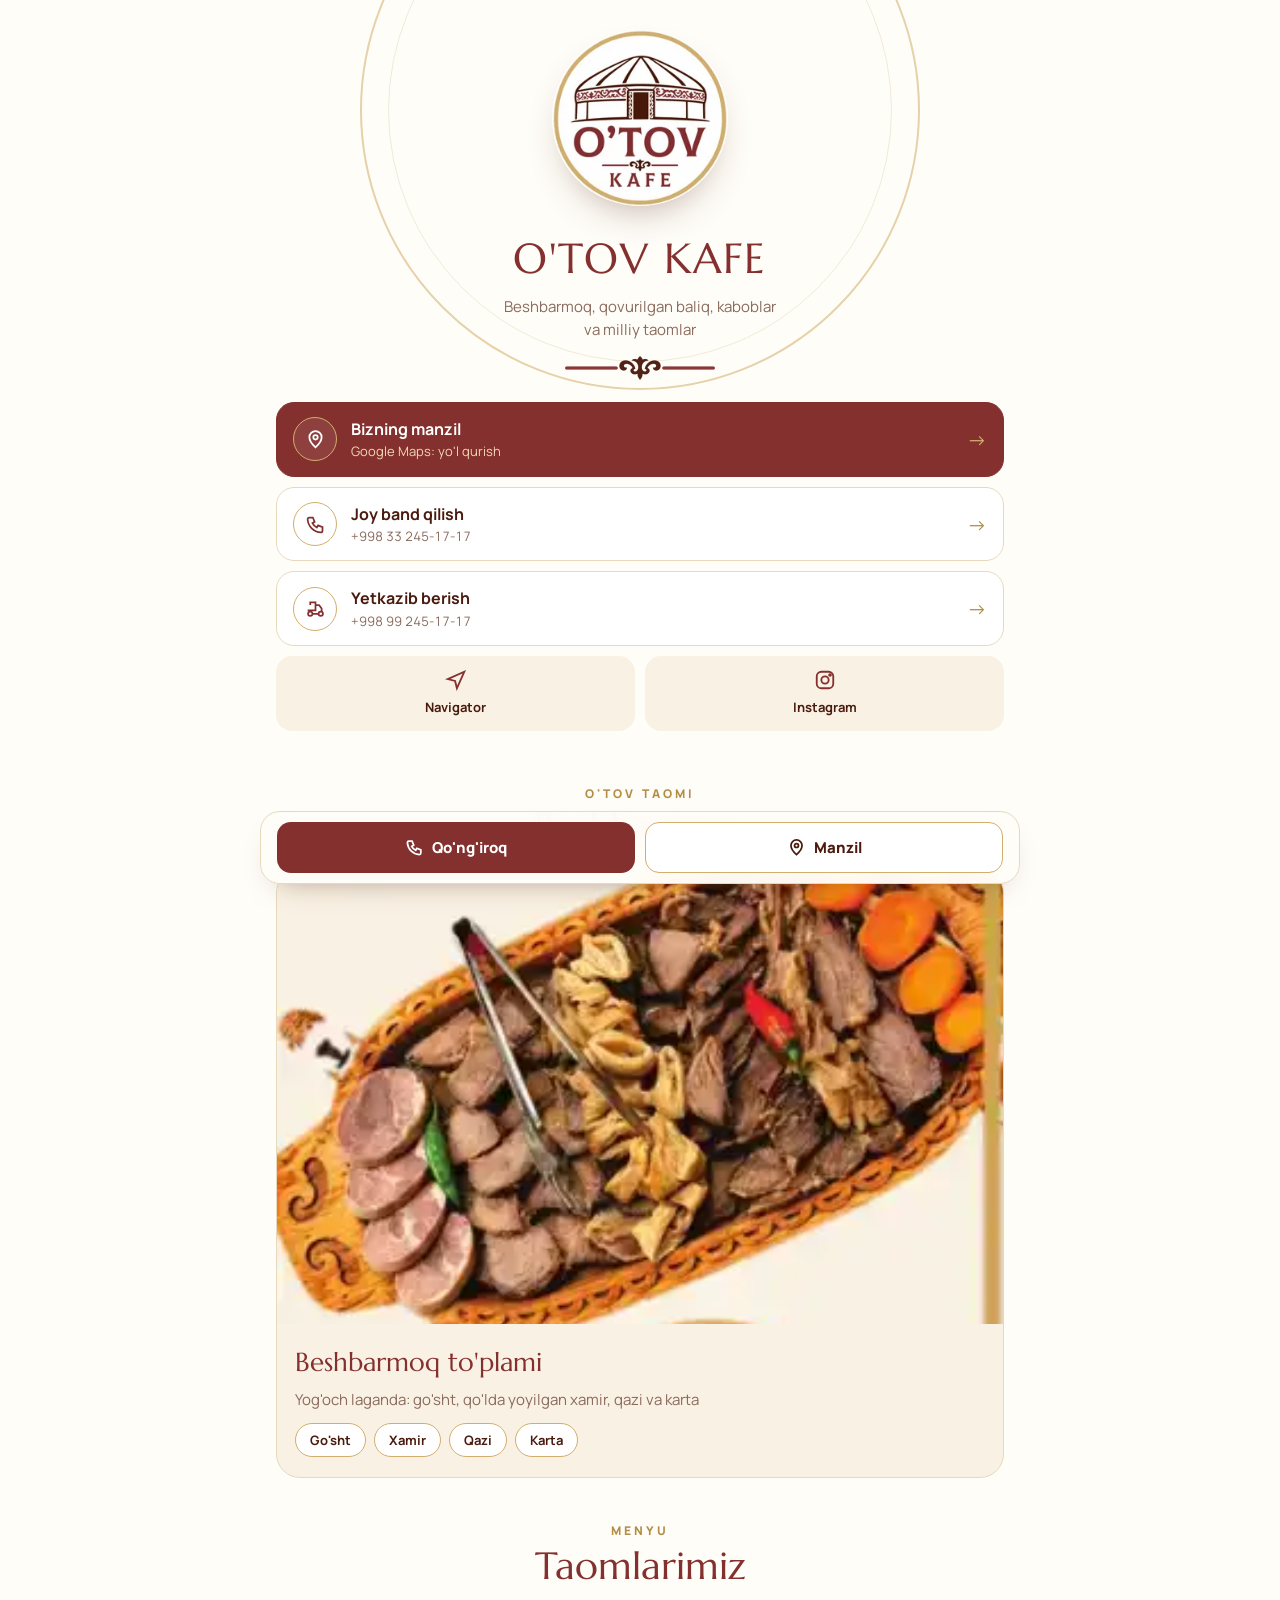
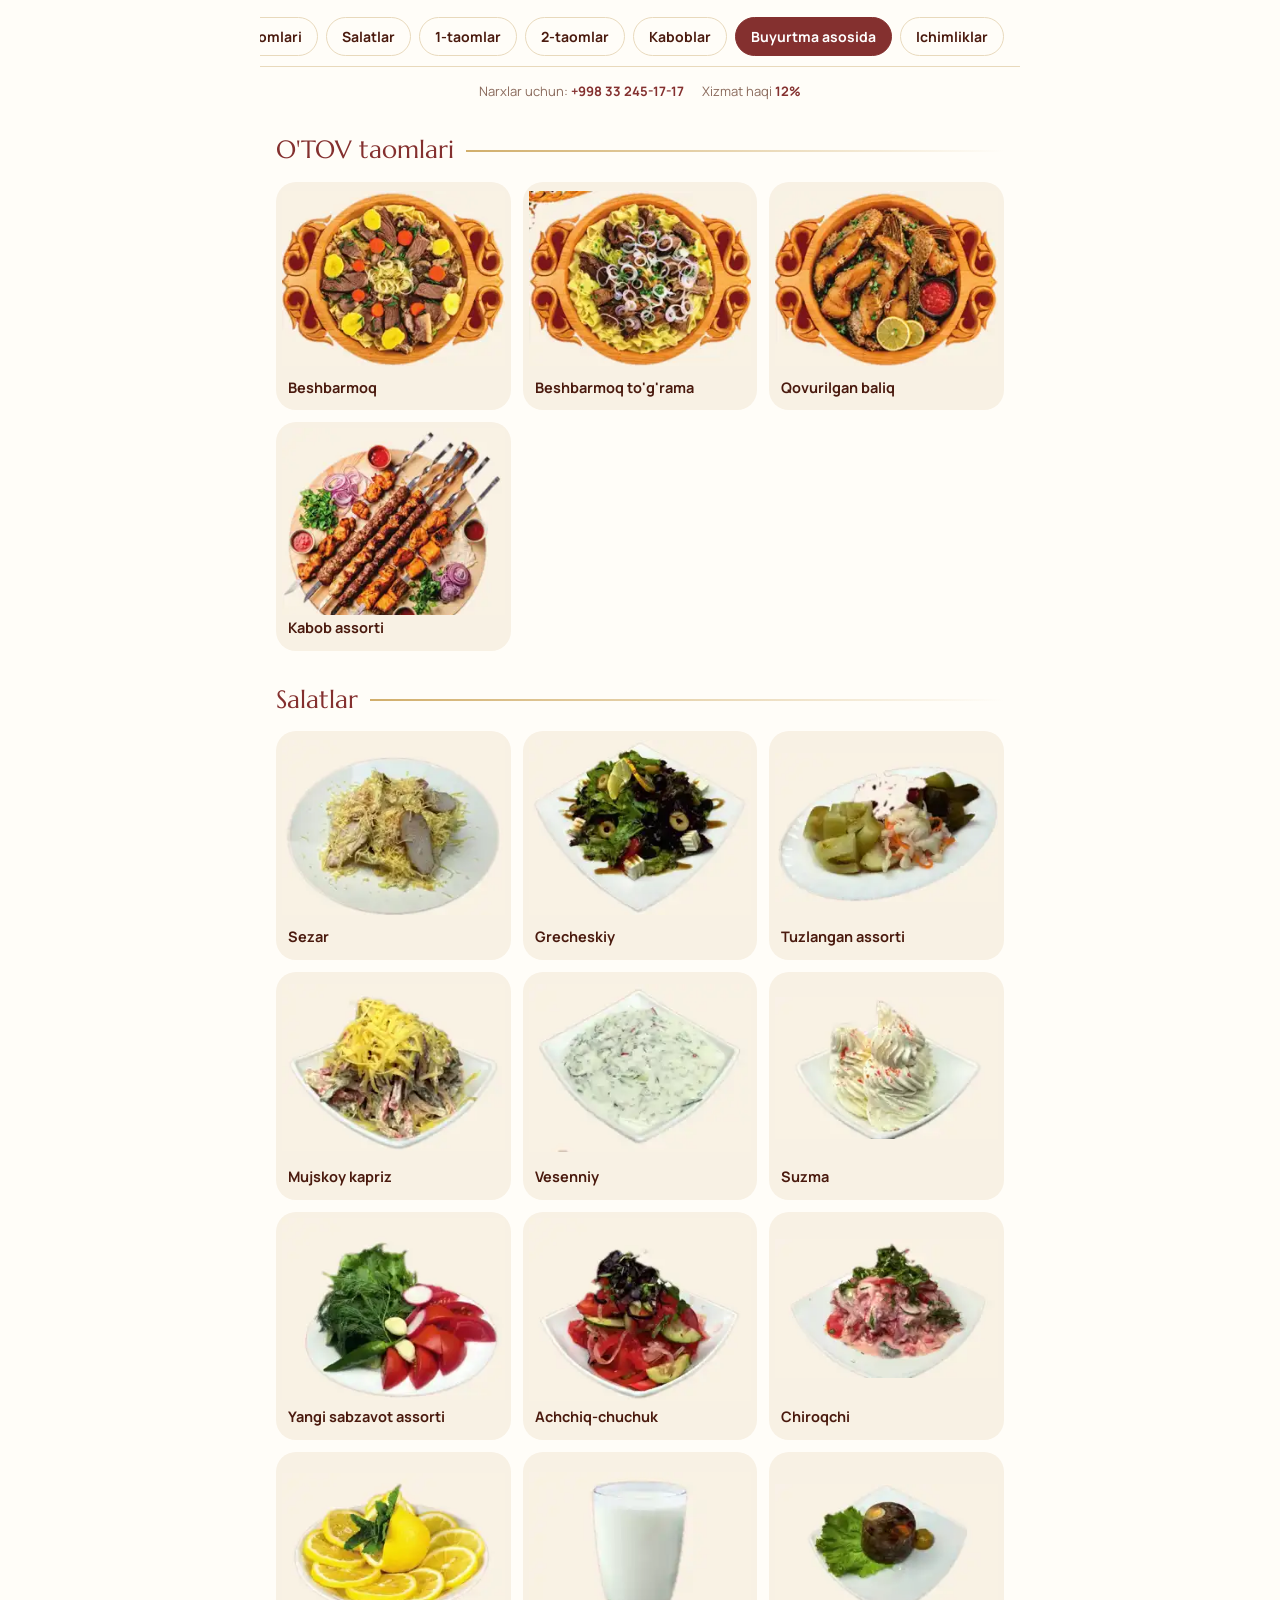
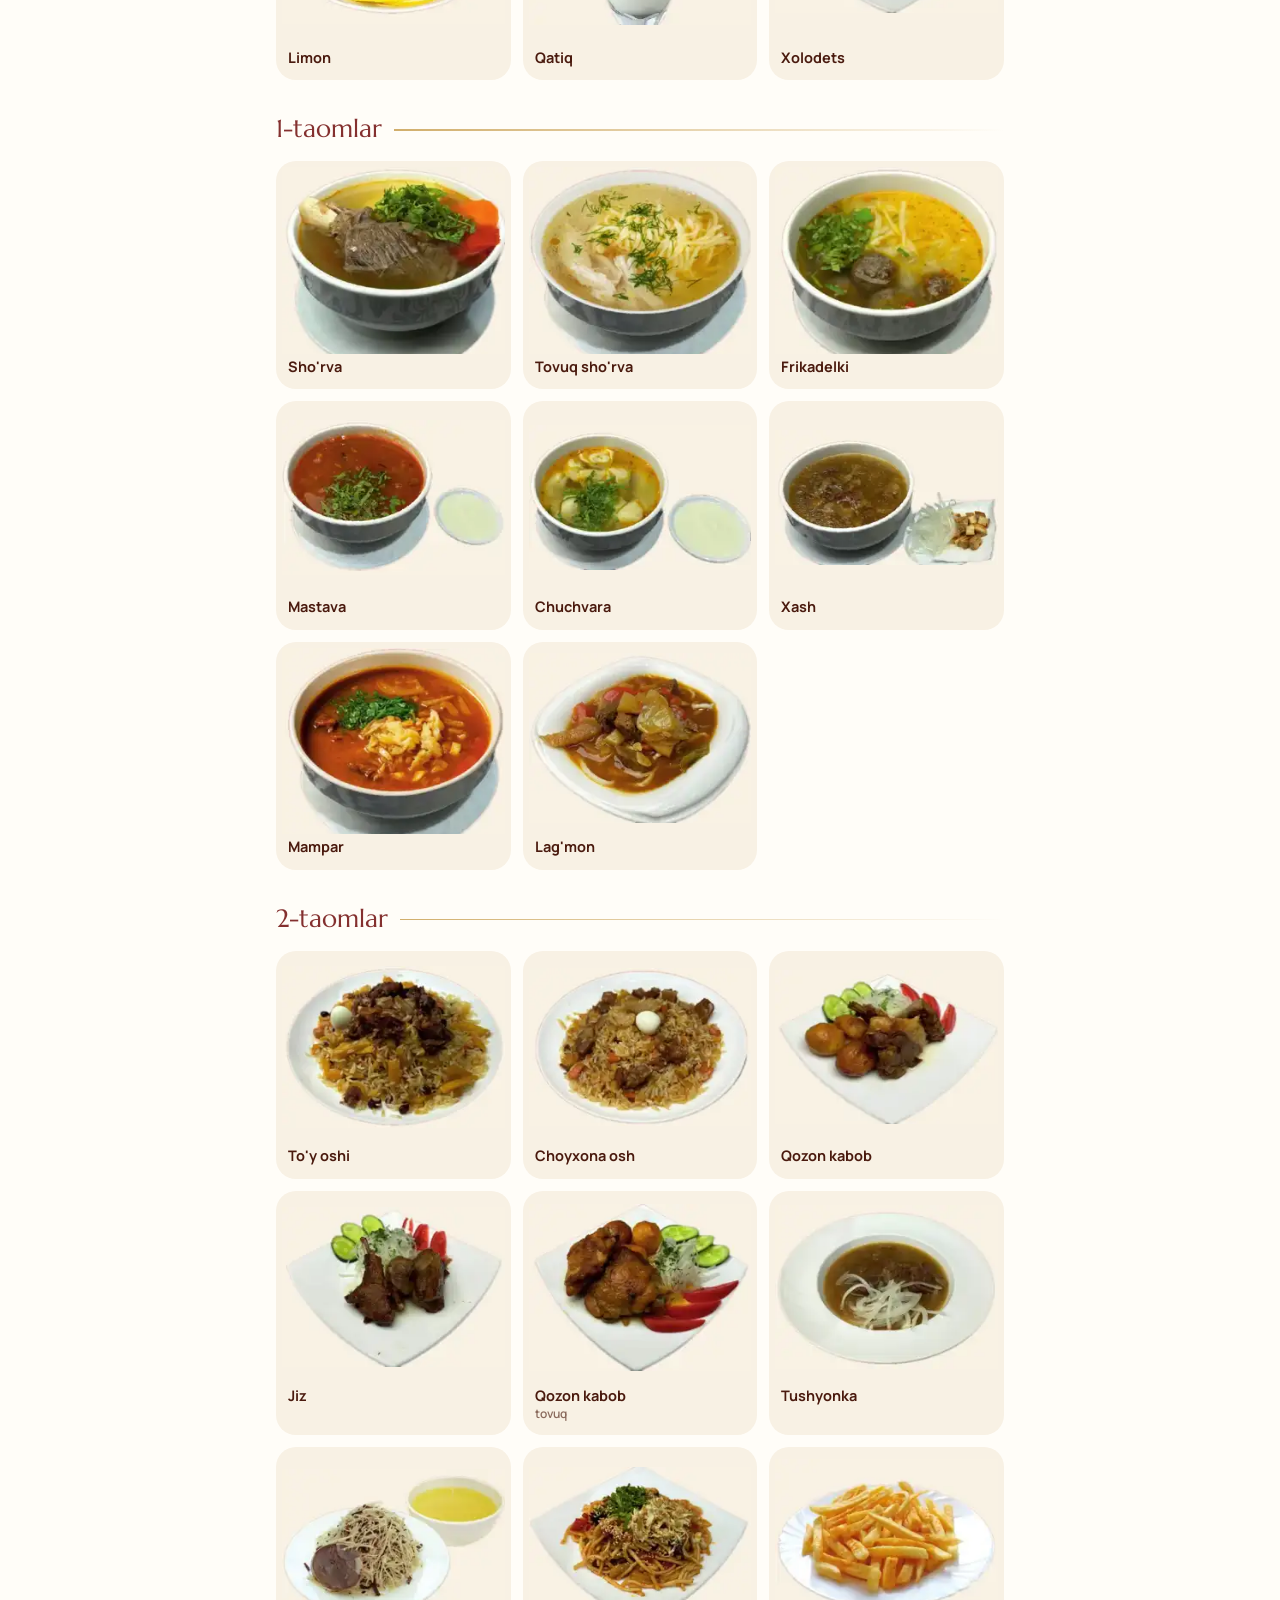
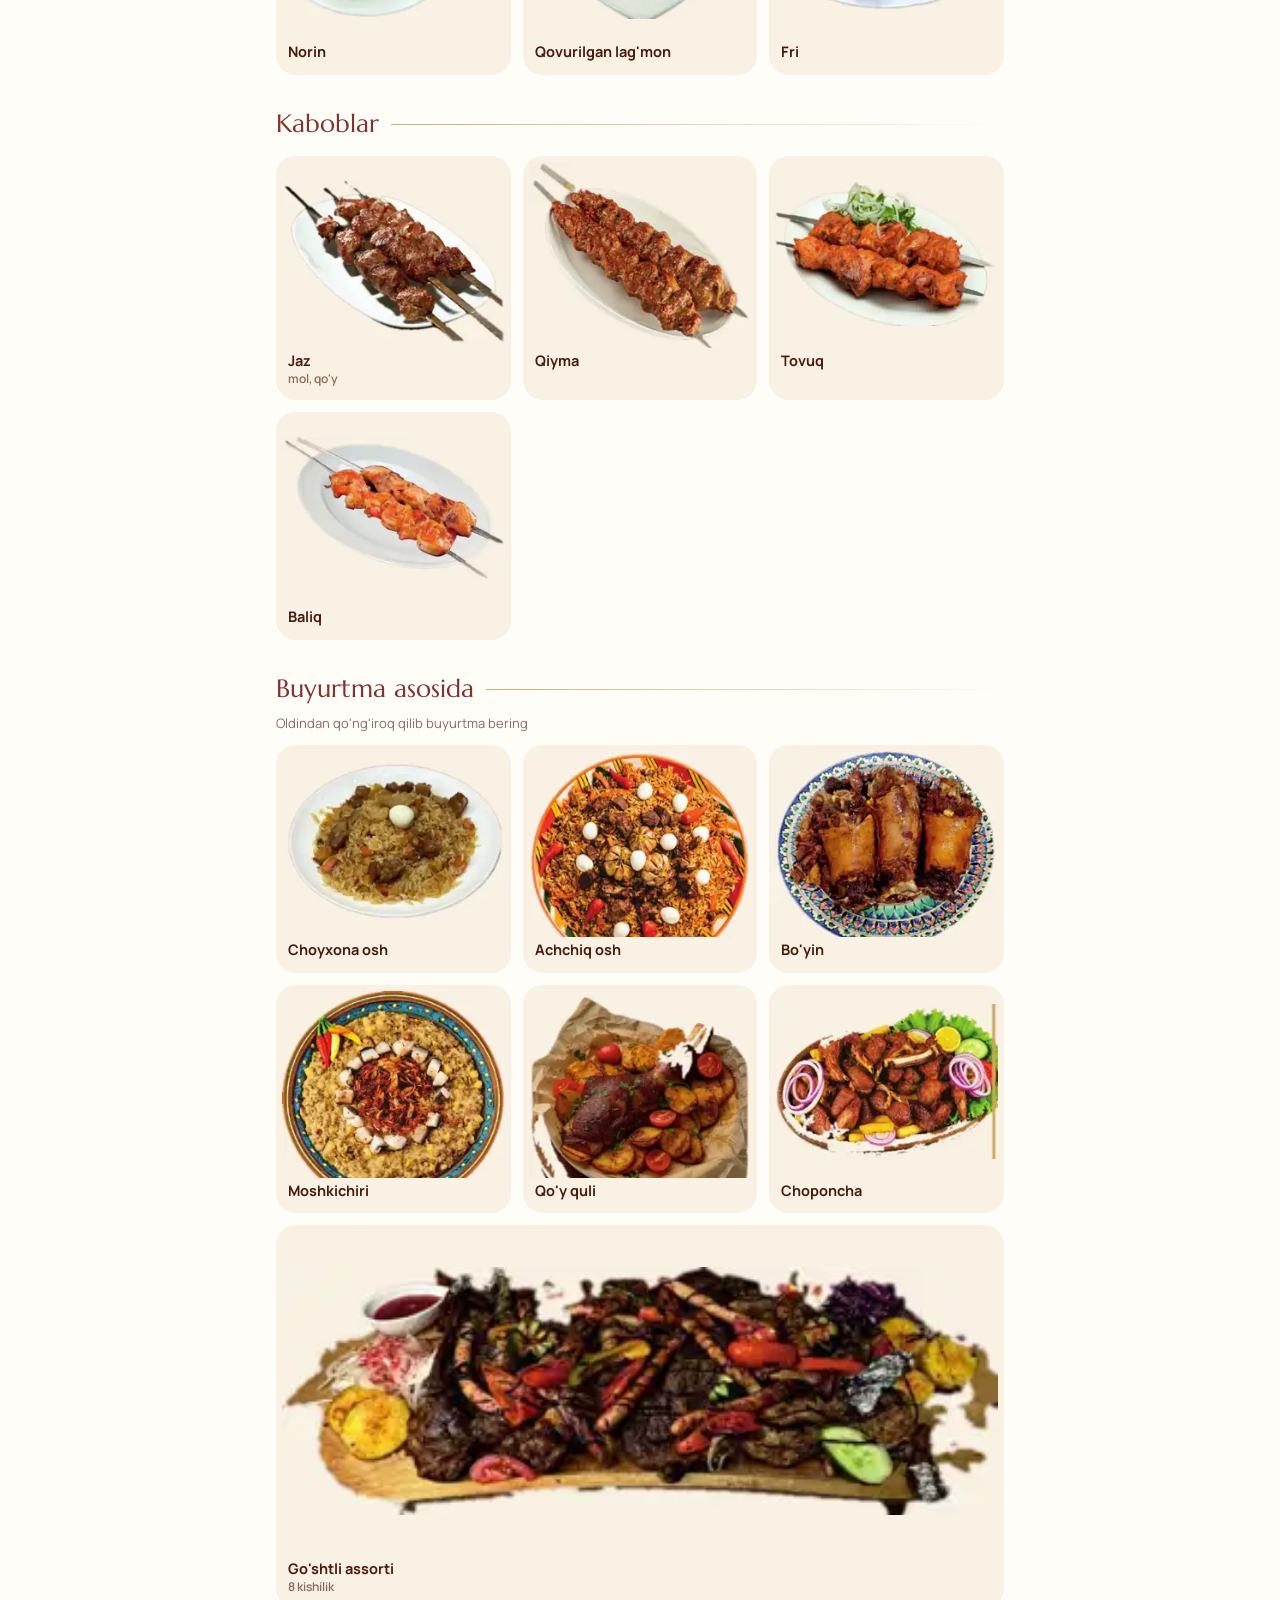
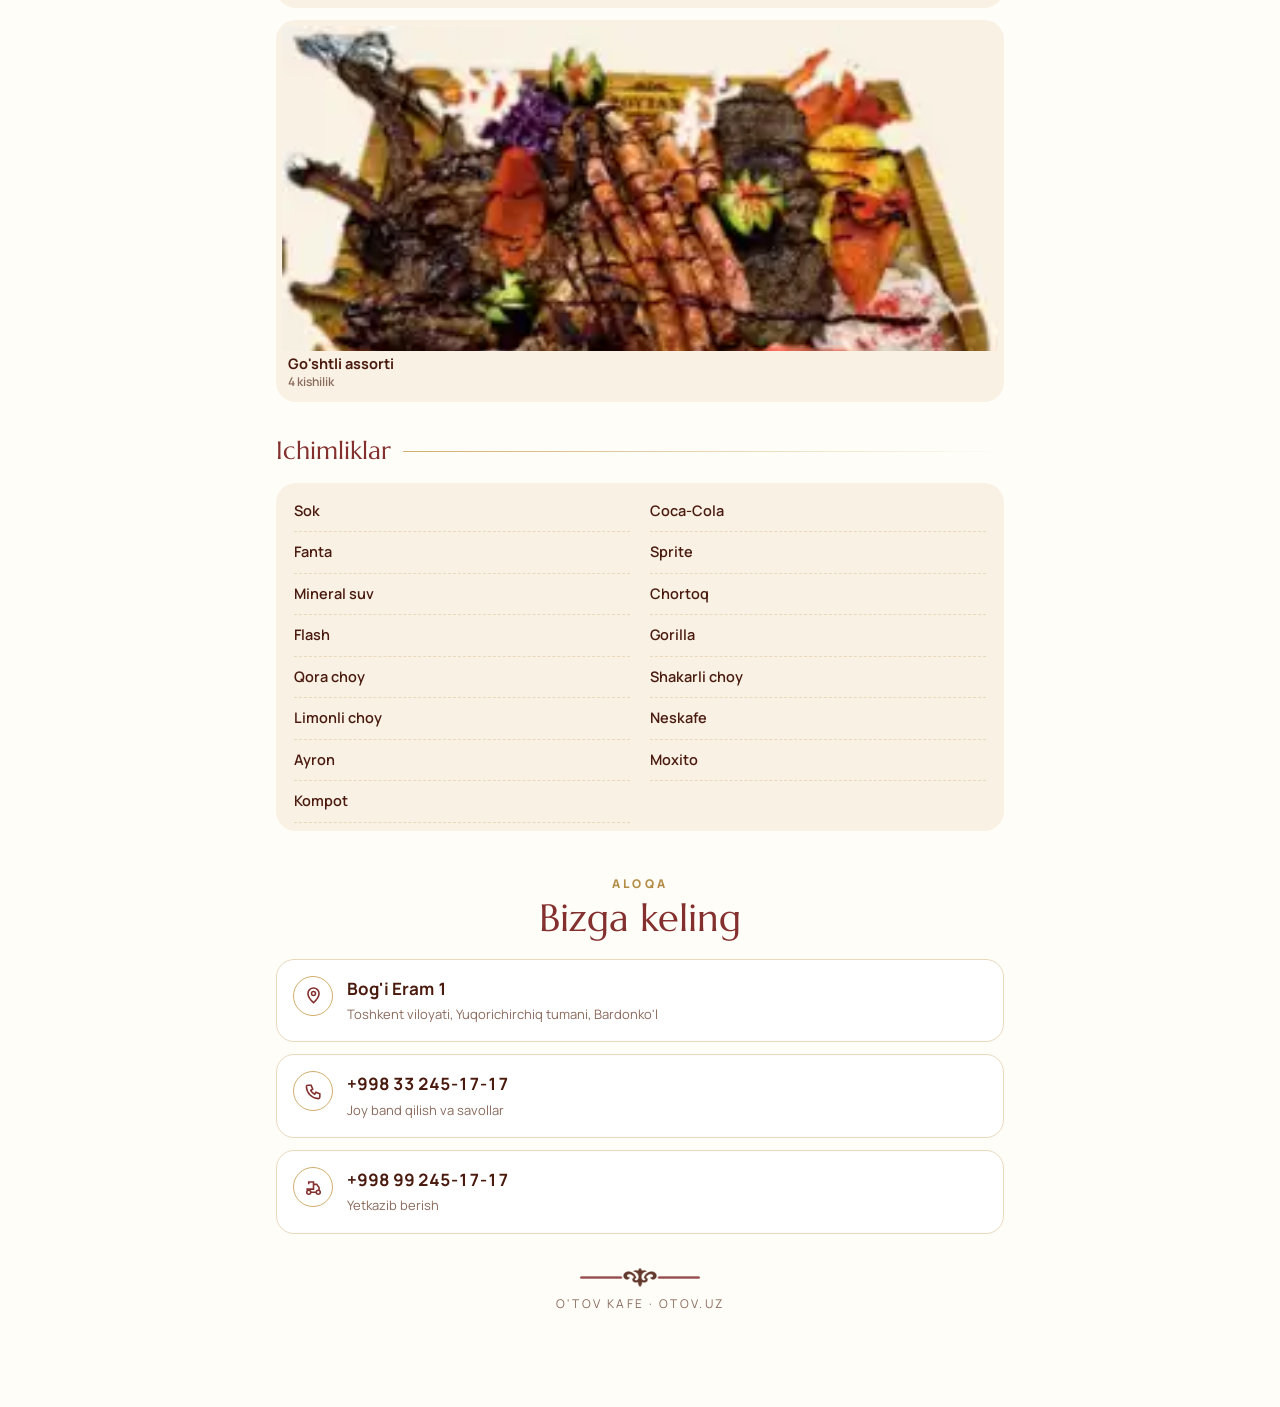
<file: index.html>
<!doctype html>
<html lang="uz">
<head>
<meta charset="utf-8">
<meta name="viewport" content="width=device-width,initial-scale=1,viewport-fit=cover">
<title>O'TOV kafe — Beshbarmoq va milliy taomlar</title>
<meta name="description" content="O'TOV kafe: beshbarmoq, qovurilgan baliq, kaboblar va milliy taomlar. Menyu, manzil va yetkazib berish: +998 99 245-17-17.">
<meta name="theme-color" content="#FFFDF8">
<meta property="og:title" content="O'TOV kafe">
<meta property="og:description" content="Beshbarmoq, qovurilgan baliq, kaboblar. Menyu, manzil, yetkazib berish.">
<meta property="og:image" content="/beshbarmoq-set.webp">
<link rel="icon" href="/logo.webp">
<link rel="preconnect" href="https://fonts.googleapis.com">
<link rel="preconnect" href="https://fonts.gstatic.com" crossorigin>
<link rel="stylesheet" href="https://fonts.googleapis.com/css2?family=Marcellus&family=Manrope:wght@500;600;700;800&display=swap">
<style>
/* Layout: logo-led single column — white "yurt felt" ground, wine type, brown line work, gold rings; menu as photo cards on cream */
:root{
  --white:#FFFDF8; --cream:#F8F1E4; --sand:#EFE3CC;
  --wine:#84302F; --wine-d:#6B2322; --brown:#4A1A0E;
  --gold:#D1AE6B; --gold-d:#B38D45; --muted:#8A6A5C;
  --line:#E8D9BC;
  --display:"Marcellus","Trajan Pro",Georgia,serif;
  --body:"Manrope",system-ui,-apple-system,"Segoe UI",sans-serif;
  color-scheme:light;
}
*{box-sizing:border-box}
html{scroll-behavior:smooth;scroll-padding-top:72px}
body{margin:0;background:var(--white);color:var(--brown);font-family:var(--body);font-size:15px;line-height:1.55;
  -webkit-font-smoothing:antialiased;padding-bottom:calc(86px + env(safe-area-inset-bottom,0px))}
a{color:inherit}
img{max-width:100%;display:block}
.in{max-width:760px;margin:0 auto;padding-left:max(16px,env(safe-area-inset-left,0px));padding-right:max(16px,env(safe-area-inset-right,0px))}

/* hero */
.hero{position:relative;text-align:center;padding-block:calc(30px + env(safe-area-inset-top,0px)) 10px;overflow:hidden}
.ring{position:absolute;left:50%;top:calc(-170px + env(safe-area-inset-top,0px));width:560px;height:560px;transform:translateX(-50%);border-radius:50%;
  border:2px solid var(--gold);opacity:.55;pointer-events:none}
.ring::after{content:"";position:absolute;inset:26px;border-radius:50%;border:1px solid var(--line)}
.logo{position:relative;width:176px;height:176px;margin:0 auto;border-radius:50%;background:#fff;
  box-shadow:0 18px 40px -20px rgba(74,26,14,.45);animation:pop 1s cubic-bezier(.2,.9,.25,1.15) both}
.hero h1{position:relative;font-family:var(--display);font-weight:400;font-size:clamp(30px,8vw,42px);color:var(--wine);margin:20px 0 4px;letter-spacing:.04em;text-wrap:balance}
.lead{position:relative;margin:0 auto;max-width:32ch;color:var(--muted)}
.orn{display:block;width:150px;height:auto;margin:14px auto 0;opacity:.95}

/* actions */
.actions{display:grid;gap:10px;margin-top:22px;text-align:left}
.act{display:flex;align-items:center;gap:14px;padding:14px 16px;border-radius:18px;text-decoration:none;background:#fff;
  border:1.5px solid var(--line);transition:transform .2s,border-color .2s,box-shadow .2s;position:relative;overflow:hidden;animation:up .7s cubic-bezier(.2,.8,.2,1) both}
.act:hover{transform:translateY(-2px);border-color:var(--gold);box-shadow:0 12px 26px -18px rgba(74,26,14,.5)}
.act:focus-visible,.mini:focus-visible,.tab:focus-visible,.fab a:focus-visible,.cc a:focus-visible{outline:3px solid var(--gold);outline-offset:2px}
.act .ic{width:44px;height:44px;border-radius:50%;display:grid;place-items:center;flex:none;border:1.5px solid var(--gold);color:var(--wine)}
.act .ic svg{width:21px;height:21px}
.act .tx{display:flex;flex-direction:column;flex:1;min-width:0}
.act b{font-size:16px;color:var(--brown)}
.act small{color:var(--muted);font-size:13px;font-variant-numeric:tabular-nums}
.act .ar{color:var(--gold-d);font-size:20px}
.act.main{background:var(--wine);border-color:var(--wine);color:#fff}
.act.main b{color:#fff}.act.main small{color:#F1D9B5}.act.main .ic{border-color:var(--gold);color:#fff;background:rgba(255,255,255,.08)}.act.main .ar{color:var(--gold)}
.act.main::after{content:"";position:absolute;inset:0;transform:translateX(-130%);
  background:linear-gradient(100deg,transparent 35%,rgba(255,236,200,.28) 50%,transparent 65%);animation:sheen 4.2s ease-in-out 1.4s infinite}
.actions .act:nth-child(2){animation-delay:.07s}.actions .act:nth-child(3){animation-delay:.14s}
.minis{display:grid;grid-template-columns:repeat(2,1fr);gap:10px;animation:up .7s .2s cubic-bezier(.2,.8,.2,1) both}
.mini{display:flex;flex-direction:column;align-items:center;gap:6px;padding:12px 6px;border-radius:16px;text-decoration:none;background:var(--cream);
  font-size:13px;font-weight:700;color:var(--brown);border:1.5px solid transparent;transition:border-color .2s}
.mini svg{width:22px;height:22px;color:var(--wine)}
.mini:hover{border-color:var(--gold)}

/* headings */
.sec{padding-top:44px}
.sh{text-align:center;margin-bottom:18px}
.sh p{margin:0;color:var(--gold-d);font-size:12px;font-weight:800;letter-spacing:.26em;text-transform:uppercase}
.sh h2{font-family:var(--display);font-weight:400;font-size:clamp(28px,7vw,38px);margin:4px 0 0;color:var(--wine);line-height:1.15}

/* signature */
.sig{border-radius:24px;overflow:hidden;background:var(--cream);border:1.5px solid var(--line)}
.sig img{width:100%;aspect-ratio:16/10;object-fit:cover}
.sig .bd{padding:18px 18px 20px}
.sig h3{font-family:var(--display);font-weight:400;font-size:26px;margin:0;color:var(--wine)}
.sig p{margin:6px 0 12px;color:var(--muted)}
.chips{display:flex;flex-wrap:wrap;gap:8px}
.chips span{padding:6px 14px;border-radius:999px;border:1.5px solid var(--gold);color:var(--brown);font-weight:700;font-size:13px;background:#fff}

/* tabs */
.tabs{position:sticky;top:0;z-index:20;margin-inline:calc(-1*max(16px,env(safe-area-inset-left,0px)));
  padding:10px max(16px,env(safe-area-inset-left,0px));padding-top:calc(10px + env(safe-area-inset-top,0px));
  background:rgba(255,253,248,.94);backdrop-filter:blur(10px);-webkit-backdrop-filter:blur(10px);
  display:flex;gap:8px;overflow-x:auto;scrollbar-width:none;border-bottom:1px solid var(--line)}
.tabs::-webkit-scrollbar{display:none}
.tab{flex:none;padding:8px 15px;border-radius:999px;border:1.5px solid var(--line);text-decoration:none;font-weight:700;font-size:14px;white-space:nowrap;color:var(--brown);transition:all .2s}
.tab.on{background:var(--wine);border-color:var(--wine);color:#fff}
.note{display:flex;flex-wrap:wrap;justify-content:center;gap:4px 18px;margin:14px 0 0;color:var(--muted);font-size:13px}
.note b{color:var(--wine)}

.cat{padding-top:30px}
.cat h3{font-family:var(--display);font-weight:400;font-size:25px;margin:0 0 4px;color:var(--wine);display:flex;align-items:center;gap:12px}
.cat h3::after{content:"";flex:1;height:1.5px;background:linear-gradient(90deg,var(--gold),transparent)}
.cat .sub{margin:0 0 12px;color:var(--muted);font-size:13px}
.grid{display:grid;grid-template-columns:repeat(2,1fr);gap:12px;margin-top:12px}
@media(min-width:620px){.grid{grid-template-columns:repeat(3,1fr)}}
.card{background:var(--cream);border-radius:20px;overflow:hidden;display:flex;flex-direction:column;transition:transform .25s,box-shadow .25s}
.card:hover{transform:translateY(-3px);box-shadow:0 16px 30px -22px rgba(74,26,14,.55)}
.card .ph{aspect-ratio:1/.82;display:grid;place-items:center;padding:6px;overflow:hidden}
.card .ph img{width:100%;height:100%;object-fit:contain;transition:transform .5s}
.card:hover .ph img{transform:scale(1.05)}
.card .nm{padding:4px 12px 13px;font-weight:700;font-size:14.5px;line-height:1.3;color:var(--brown)}
.card .nm small{display:block;color:var(--muted);font-weight:600;font-size:12px}
.card.wide{grid-column:1/-1}
.card.wide .ph{aspect-ratio:2.2/1}

.drinks{display:grid;grid-template-columns:1fr 1fr;gap:0 20px;background:var(--cream);border-radius:20px;padding:8px 18px;margin-top:12px}
.drinks div{padding:9px 0;border-bottom:1px dashed var(--line);font-weight:600;font-size:14.5px}

/* contact */
.contact{display:grid;gap:12px}
.cc{background:#fff;border:1.5px solid var(--line);border-radius:18px;padding:16px;display:flex;gap:14px;align-items:flex-start}
.cc .ic{width:40px;height:40px;border-radius:50%;border:1.5px solid var(--gold);display:grid;place-items:center;flex:none;color:var(--wine)}
.cc .ic svg{width:19px;height:19px}
.cc b{display:block;font-size:17px;font-variant-numeric:tabular-nums;color:var(--brown)}
.cc a{text-decoration:none}
.cc span{color:var(--muted);font-size:13px}
footer{text-align:center;padding:34px 0 8px}
footer img{width:120px;margin:0 auto 8px;opacity:.85}
footer p{margin:0;color:var(--muted);font-size:12px;letter-spacing:.2em;text-transform:uppercase}

/* floating bar */
.fab{position:fixed;left:0;right:0;bottom:0;z-index:30;display:grid;grid-template-columns:1fr 1fr;gap:10px;
  padding:10px max(16px,env(safe-area-inset-left,0px)) calc(10px + env(safe-area-inset-bottom,0px));
  background:rgba(255,253,248,.96);backdrop-filter:blur(10px);-webkit-backdrop-filter:blur(10px);border-top:1px solid var(--line)}
.fab a{display:flex;align-items:center;justify-content:center;gap:8px;padding:13px;border-radius:14px;text-decoration:none;font-weight:800;font-size:15px}
.fab a svg{width:19px;height:19px}
.fab .c{background:var(--wine);color:#fff}
.fab .m{border:1.5px solid var(--gold);color:var(--brown);background:#fff}
@media(min-width:900px){.fab{max-width:760px;margin:0 auto 16px;border-radius:20px;border:1px solid var(--line);left:16px;right:16px;box-shadow:0 14px 30px -20px rgba(74,26,14,.5)}}

@keyframes up{from{transform:translateY(14px)}to{transform:none}}
@keyframes pop{from{transform:scale(.88) rotate(-5deg)}to{transform:none}}
@keyframes sheen{0%{transform:translateX(-130%)}45%,100%{transform:translateX(130%)}}
@media(prefers-reduced-motion:reduce){*{animation:none!important;transition:none!important;scroll-behavior:auto!important}}
</style>
</head>
<body>
<div class="in">
  <header class="hero">
    <div class="ring" aria-hidden="true"></div>
    <img class="logo" src="/logo.webp" alt="O'TOV kafe" width="176" height="176">
    <h1>O'TOV KAFE</h1>
    <p class="lead">Beshbarmoq, qovurilgan baliq, kaboblar va milliy taomlar</p>
    <img class="orn" src="/orn.png" alt="" width="150" height="24">
    <div class="actions">
      <a class="act main" href="https://maps.app.goo.gl/8K3b4AavrQJA2eQ56" target="_blank" rel="noopener">
        <span class="ic"><svg viewBox="0 0 24 24" fill="none" stroke="currentColor" stroke-width="2"><path d="M12 21s-7-6.2-7-11.5A7 7 0 0 1 19 9.5C19 14.8 12 21 12 21z"/><circle cx="12" cy="9.5" r="2.5"/></svg></span>
        <span class="tx"><b>Bizning manzil</b><small>Google Maps: yo'l qurish</small></span><span class="ar">→</span></a>
      <a class="act" href="tel:+998332451717">
        <span class="ic"><svg viewBox="0 0 24 24" fill="none" stroke="currentColor" stroke-width="2"><path d="M5 4h4l2 5-2.5 1.5a11 11 0 0 0 5 5L15 13l5 2v4a2 2 0 0 1-2 2A16 16 0 0 1 3 6a2 2 0 0 1 2-2z"/></svg></span>
        <span class="tx"><b>Joy band qilish</b><small>+998 33 245-17-17</small></span><span class="ar">→</span></a>
      <a class="act" href="tel:+998992451717">
        <span class="ic"><svg viewBox="0 0 24 24" fill="none" stroke="currentColor" stroke-width="2"><circle cx="6" cy="18" r="2.5"/><circle cx="18" cy="18" r="2.5"/><path d="M8.5 18h7M3 14h9V8h4l3 4v4M12 8V5H6v3"/></svg></span>
        <span class="tx"><b>Yetkazib berish</b><small>+998 99 245-17-17</small></span><span class="ar">→</span></a>
      <div class="minis">
        <a class="mini" href="https://yandex.ru/navi?whatshere%5Bpoint%5D=69.3977713768268%2C41.252440477498965&whatshere%5Bzoom%5D=17" target="_blank" rel="noopener">
          <svg viewBox="0 0 24 24" fill="none" stroke="currentColor" stroke-width="2"><path d="M3 11l18-8-8 18-2-8z"/></svg>Navigator</a>
        <a class="mini" href="https://www.instagram.com/otov.uz" target="_blank" rel="noopener">
          <svg viewBox="0 0 24 24" fill="none" stroke="currentColor" stroke-width="2"><rect x="3" y="3" width="18" height="18" rx="5"/><circle cx="12" cy="12" r="4"/><circle cx="17.5" cy="6.5" r="1" fill="currentColor"/></svg>Instagram</a>
      </div>
    </div>
  </header>

  <section class="sec">
    <div class="sh"><p>O'TOV taomi</p><h2>Beshbarmoq</h2></div>
    <article class="sig">
      <img src="/beshbarmoq-set.webp" alt="Beshbarmoq: go'sht, xamir, qazi va karta" loading="lazy">
      <div class="bd">
        <h3>Beshbarmoq to'plami</h3>
        <p>Yog'och laganda: go'sht, qo'lda yoyilgan xamir, qazi va karta</p>
        <div class="chips"><span>Go'sht</span><span>Xamir</span><span>Qazi</span><span>Karta</span></div>
      </div>
    </article>
  </section>

  <section class="sec" id="menyu">
    <div class="sh"><p>Menyu</p><h2>Taomlarimiz</h2></div>
    <nav class="tabs" id="tabs" aria-label="Menyu bo'limlari"></nav>
    <p class="note"><span>Narxlar uchun: <b>+998 33 245-17-17</b></span><span>Xizmat haqi <b>12%</b></span></p>
    <div id="cats"></div>
  </section>

  <section class="sec" id="aloqa">
    <div class="sh"><p>Aloqa</p><h2>Bizga keling</h2></div>
    <div class="contact">
      <div class="cc"><span class="ic"><svg viewBox="0 0 24 24" fill="none" stroke="currentColor" stroke-width="2"><path d="M12 21s-7-6.2-7-11.5A7 7 0 0 1 19 9.5C19 14.8 12 21 12 21z"/><circle cx="12" cy="9.5" r="2.5"/></svg></span>
        <div><a href="https://maps.app.goo.gl/8K3b4AavrQJA2eQ56" target="_blank" rel="noopener"><b>Bog'i Eram 1</b></a><span>Toshkent viloyati, Yuqorichirchiq tumani, Bardonko'l</span></div></div>
      <div class="cc"><span class="ic"><svg viewBox="0 0 24 24" fill="none" stroke="currentColor" stroke-width="2"><path d="M5 4h4l2 5-2.5 1.5a11 11 0 0 0 5 5L15 13l5 2v4a2 2 0 0 1-2 2A16 16 0 0 1 3 6a2 2 0 0 1 2-2z"/></svg></span>
        <div><a href="tel:+998332451717"><b>+998 33 245-17-17</b></a><span>Joy band qilish va savollar</span></div></div>
      <div class="cc"><span class="ic"><svg viewBox="0 0 24 24" fill="none" stroke="currentColor" stroke-width="2"><circle cx="6" cy="18" r="2.5"/><circle cx="18" cy="18" r="2.5"/><path d="M8.5 18h7M3 14h9V8h4l3 4v4M12 8V5H6v3"/></svg></span>
        <div><a href="tel:+998992451717"><b>+998 99 245-17-17</b></a><span>Yetkazib berish</span></div></div>
    </div>
  </section>
  <footer><img src="/orn.png" alt="" width="120" height="19"><p>O'TOV kafe · otov.uz</p></footer>
</div>

<div class="fab">
  <a class="c" href="tel:+998332451717"><svg viewBox="0 0 24 24" fill="none" stroke="currentColor" stroke-width="2.2"><path d="M5 4h4l2 5-2.5 1.5a11 11 0 0 0 5 5L15 13l5 2v4a2 2 0 0 1-2 2A16 16 0 0 1 3 6a2 2 0 0 1 2-2z"/></svg>Qo'ng'iroq</a>
  <a class="m" href="https://maps.app.goo.gl/8K3b4AavrQJA2eQ56" target="_blank" rel="noopener"><svg viewBox="0 0 24 24" fill="none" stroke="currentColor" stroke-width="2.2"><path d="M12 21s-7-6.2-7-11.5A7 7 0 0 1 19 9.5C19 14.8 12 21 12 21z"/><circle cx="12" cy="9.5" r="2.5"/></svg>Manzil</a>
</div>

<script>
var M=[
 {id:"asosiy",t:"O'TOV taomlari",d:[["beshbarmoq","Beshbarmoq"],["beshbarmoq-tugrama","Beshbarmoq to'g'rama"],["qovurilgan-baliq","Qovurilgan baliq"],["kabob-assorti","Kabob assorti"]]},
 {id:"salatlar",t:"Salatlar",d:[["sezar","Sezar"],["grecheskiy","Grecheskiy"],["solenoe","Tuzlangan assorti"],["mujskoy-kapriz","Mujskoy kapriz"],["vesenniy","Vesenniy"],["suzma","Suzma"],["svejee","Yangi sabzavot assorti"],["achchiq-chuchuk","Achchiq-chuchuk"],["chiroqchi","Chiroqchi"],["limon","Limon"],["qatiq","Qatiq"],["xolodets","Xolodets"]]},
 {id:"birinchi",t:"1-taomlar",d:[["shurva","Sho'rva"],["tovuk-shurva","Tovuq sho'rva"],["frikadelki","Frikadelki"],["mastava","Mastava"],["chuchvara","Chuchvara"],["xash","Xash"],["mampar","Mampar"],["lagmon","Lag'mon"]]},
 {id:"ikkinchi",t:"2-taomlar",d:[["toy-oshi","To'y oshi"],["choyxona-osh","Choyxona osh"],["qozon-kabob","Qozon kabob"],["jiz","Jiz"],["qozon-kabob-tovuk","Qozon kabob","tovuq"],["tushyonka","Tushyonka"],["norin","Norin"],["qovurilgan-lagmon","Qovurilgan lag'mon"],["fri","Fri",""]]},
 {id:"kaboblar",t:"Kaboblar",d:[["jaz","Jaz","mol, qo'y"],["qiyma","Qiyma"],["tovuk-kabob","Tovuq"],["baliq-kabob","Baliq"]]},
 {id:"buyurtma",t:"Buyurtma asosida",s:"Oldindan qo'ng'iroq qilib buyurtma bering",d:[["choyxona-osh","Choyxona osh"],["achchiq-osh","Achchiq osh"],["boyin","Bo'yin"],["moshkichiri","Moshkichiri"],["qoy-quli","Qo'y quli"],["choponcha","Choponcha"],["assorti-8","Go'shtli assorti","8 kishilik",1],["assorti-4","Go'shtli assorti","4 kishilik",1]]},
 {id:"ichimliklar",t:"Ichimliklar",drinks:["Sok","Coca-Cola","Fanta","Sprite","Mineral suv","Chortoq","Flash","Gorilla","Qora choy","Shakarli choy","Limonli choy","Neskafe","Ayron","Moxito","Kompot"]}
];
var tabs=document.getElementById('tabs'),cats=document.getElementById('cats'),h='',th='';
M.forEach(function(c){
  th+='<a class="tab" href="#'+c.id+'">'+c.t+'</a>';
  h+='<div class="cat" id="'+c.id+'"><h3>'+c.t+'</h3>'+(c.s?'<p class="sub">'+c.s+'</p>':'');
  if(c.drinks){h+='<div class="drinks">'+c.drinks.map(function(x){return '<div>'+x+'</div>'}).join('')+'</div>'}
  else{h+='<div class="grid">'+c.d.map(function(x){
      return '<article class="card'+(x[3]?' wide':'')+'"><div class="ph"><img src="/'+x[0]+'.webp" alt="'+x[1]+'" loading="lazy"></div><div class="nm">'+x[1]+(x[2]?'<small>'+x[2]+'</small>':'')+'</div></article>'}).join('')+'</div>';}
  h+='</div>';
});
tabs.innerHTML=th;cats.innerHTML=h;
var links=[].slice.call(tabs.querySelectorAll('.tab'));
if('IntersectionObserver' in window){
  var io=new IntersectionObserver(function(es){es.forEach(function(e){if(e.isIntersecting){
    links.forEach(function(l){var on=l.getAttribute('href')==='#'+e.target.id;l.classList.toggle('on',on);
      if(on)tabs.scrollTo({left:l.offsetLeft-tabs.clientWidth/2+l.clientWidth/2,behavior:'smooth'})})}})},{rootMargin:'-45% 0px -50% 0px'});
  M.forEach(function(c){io.observe(document.getElementById(c.id))});
}
</script>
</body>
</html>
</file>
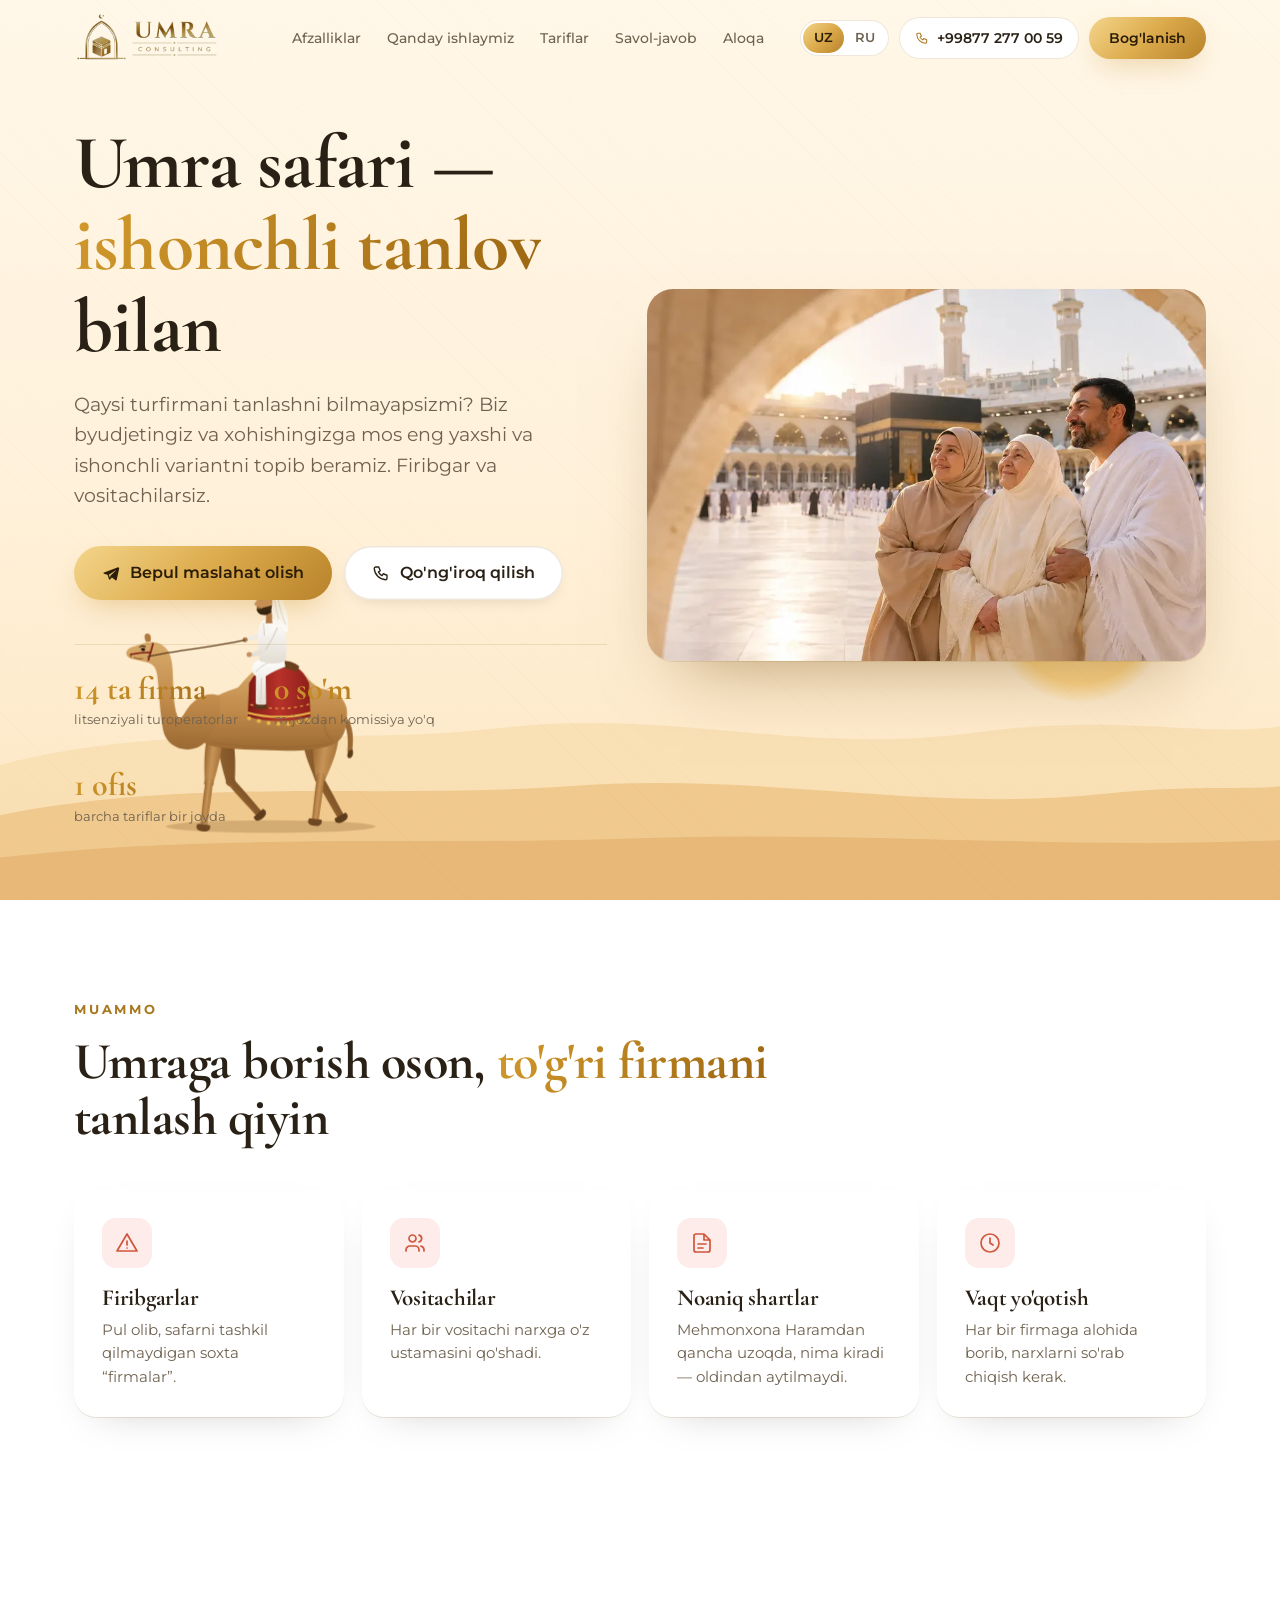
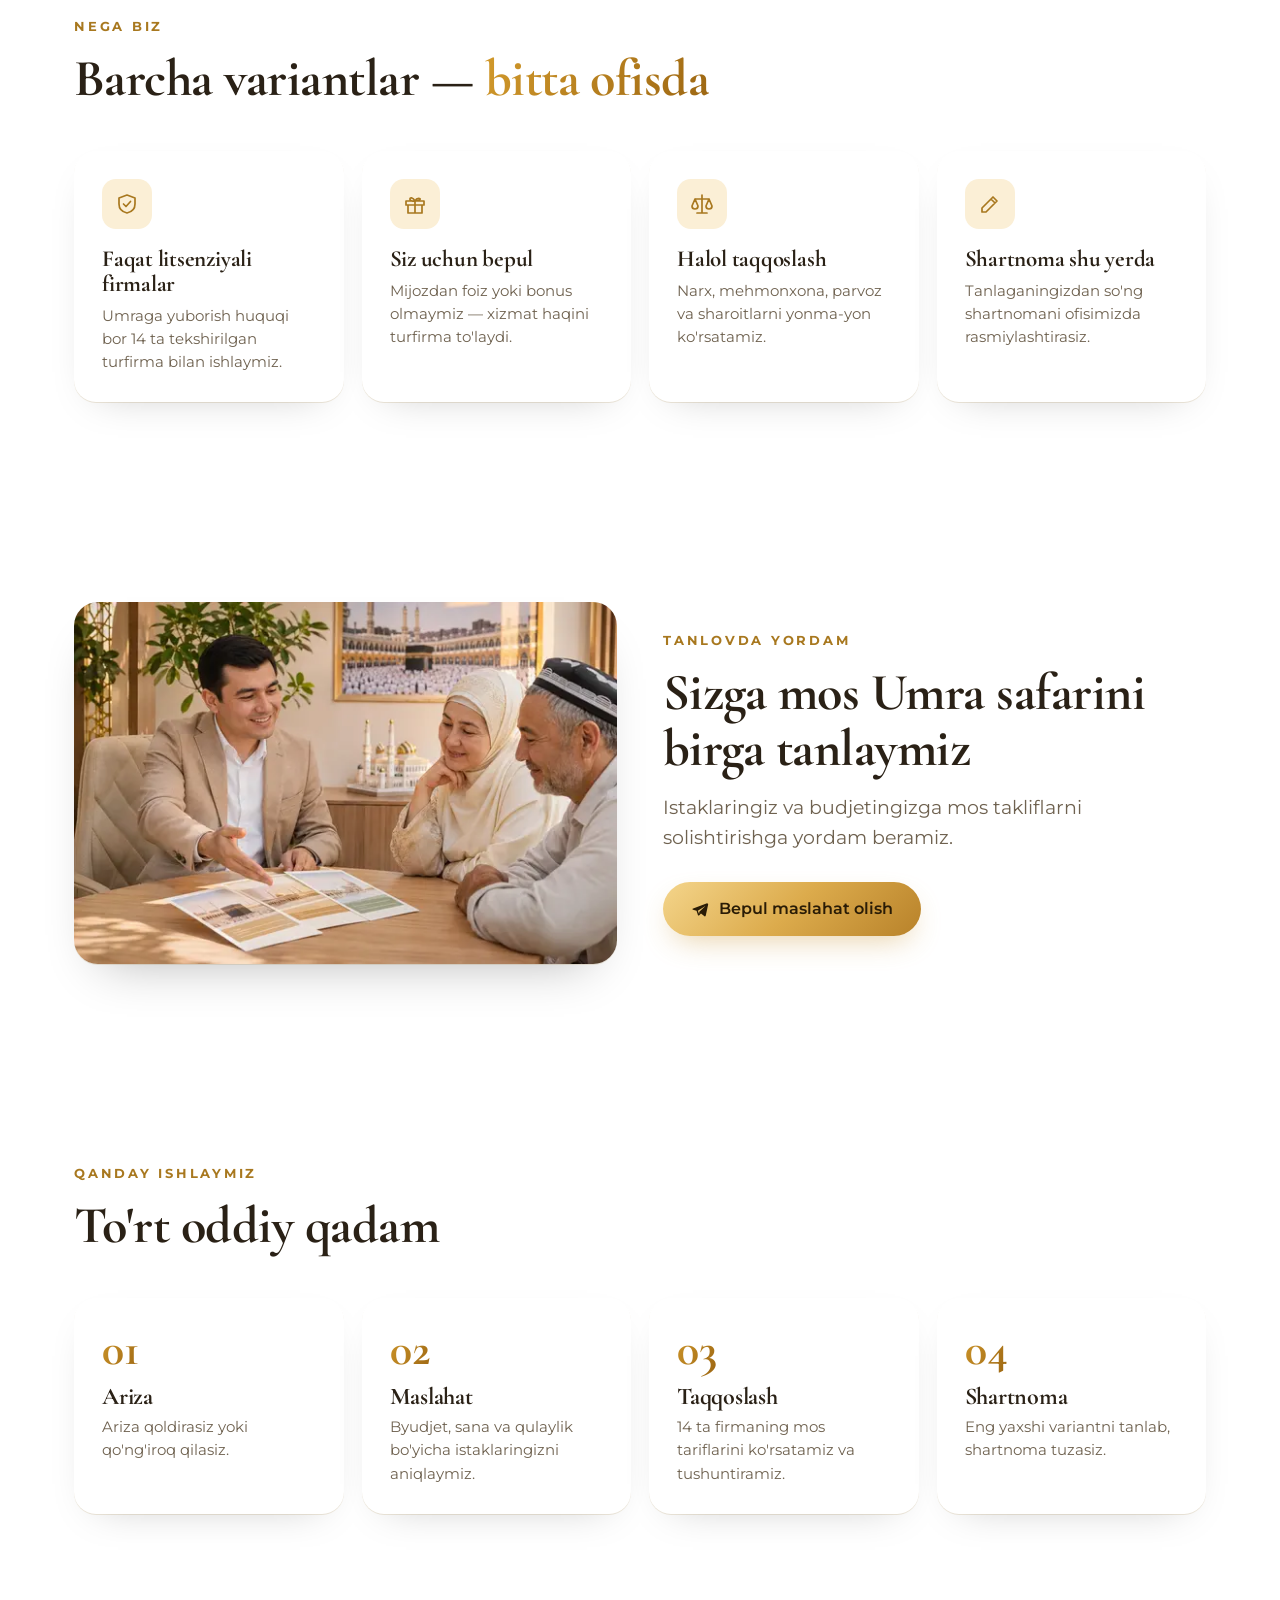
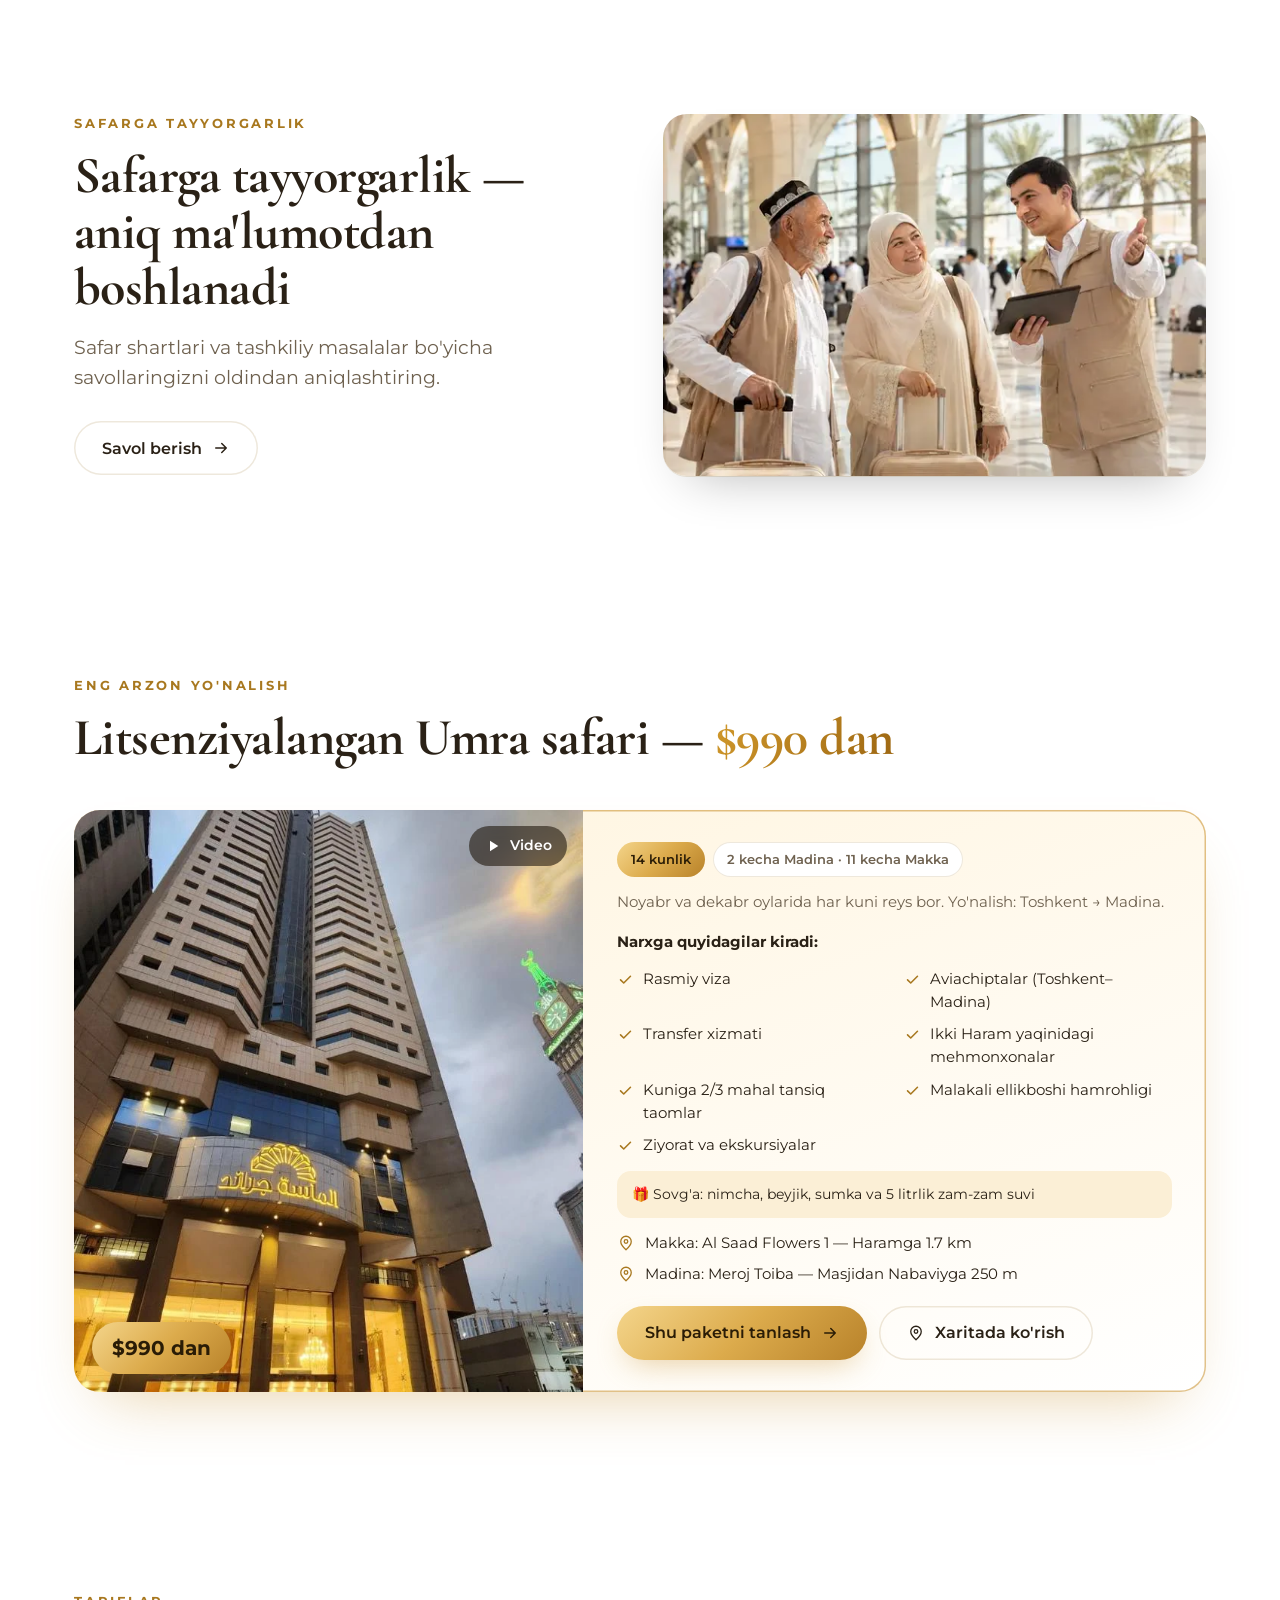
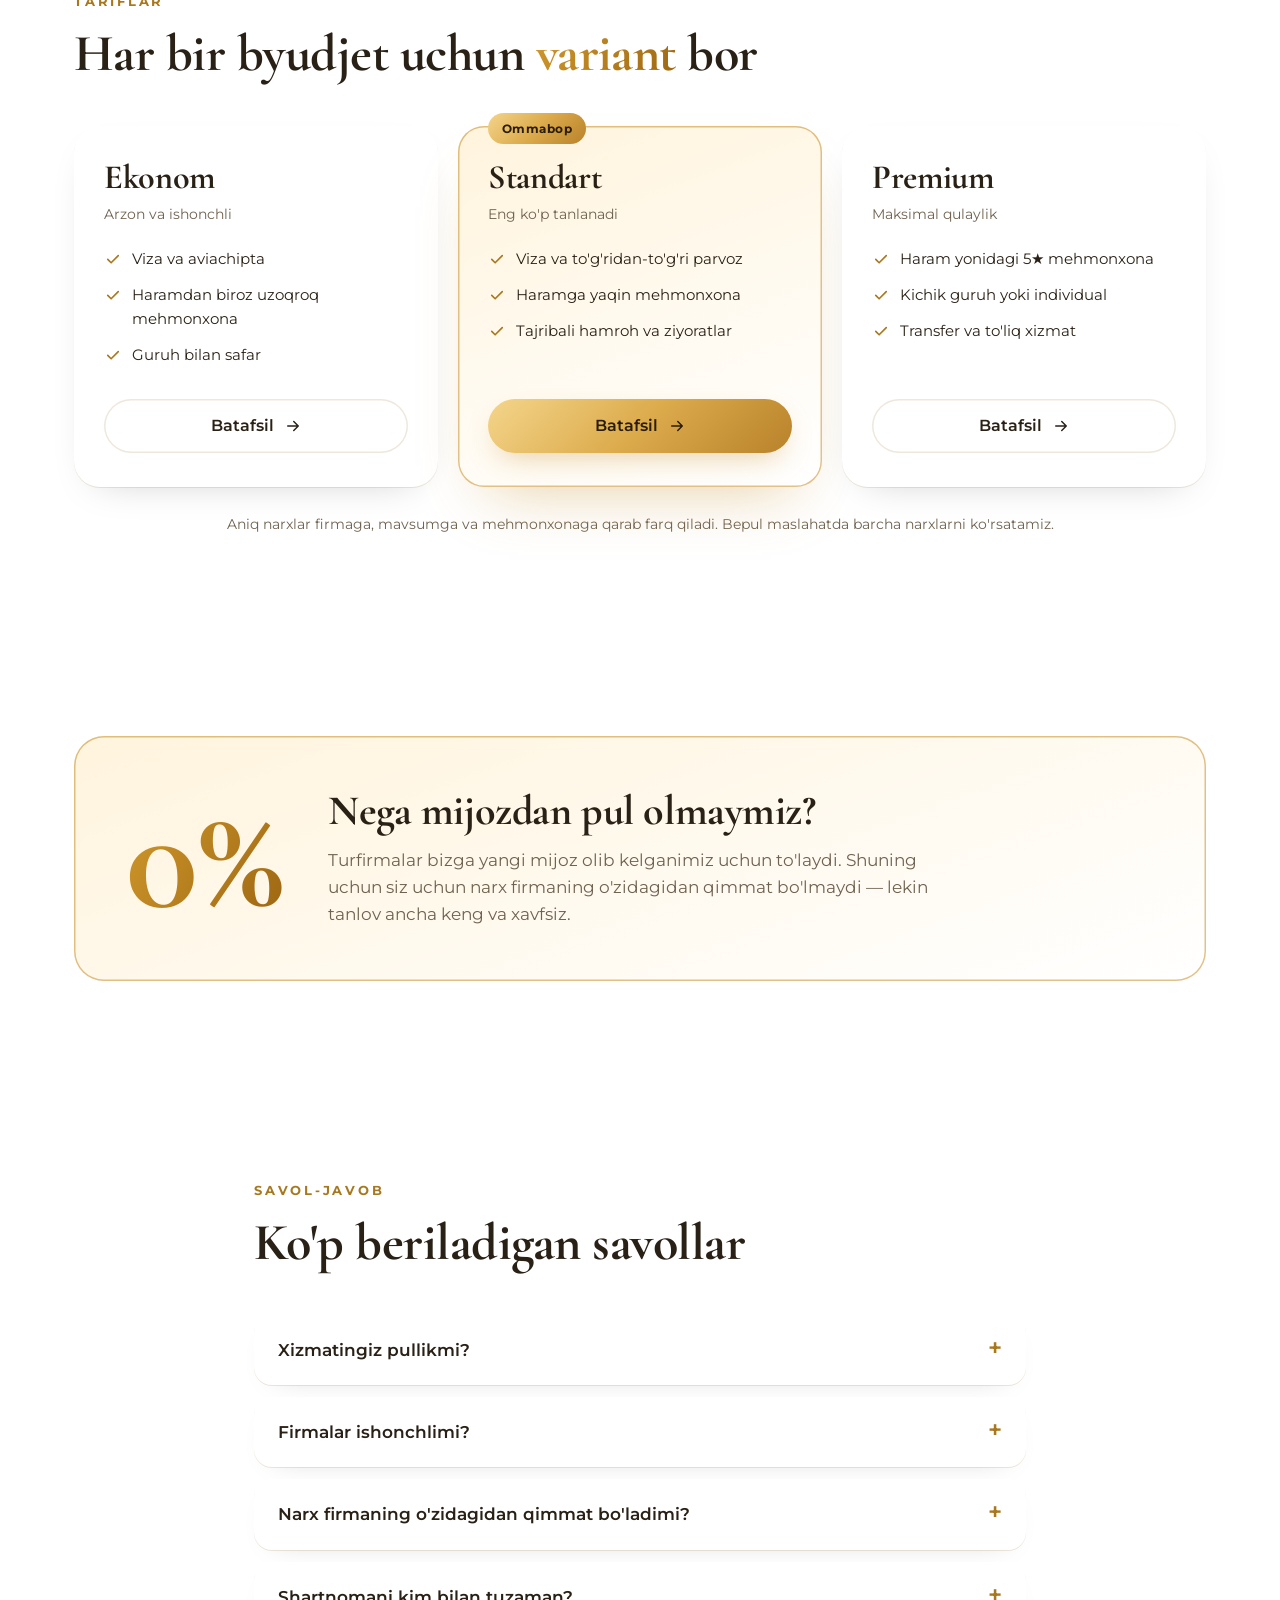
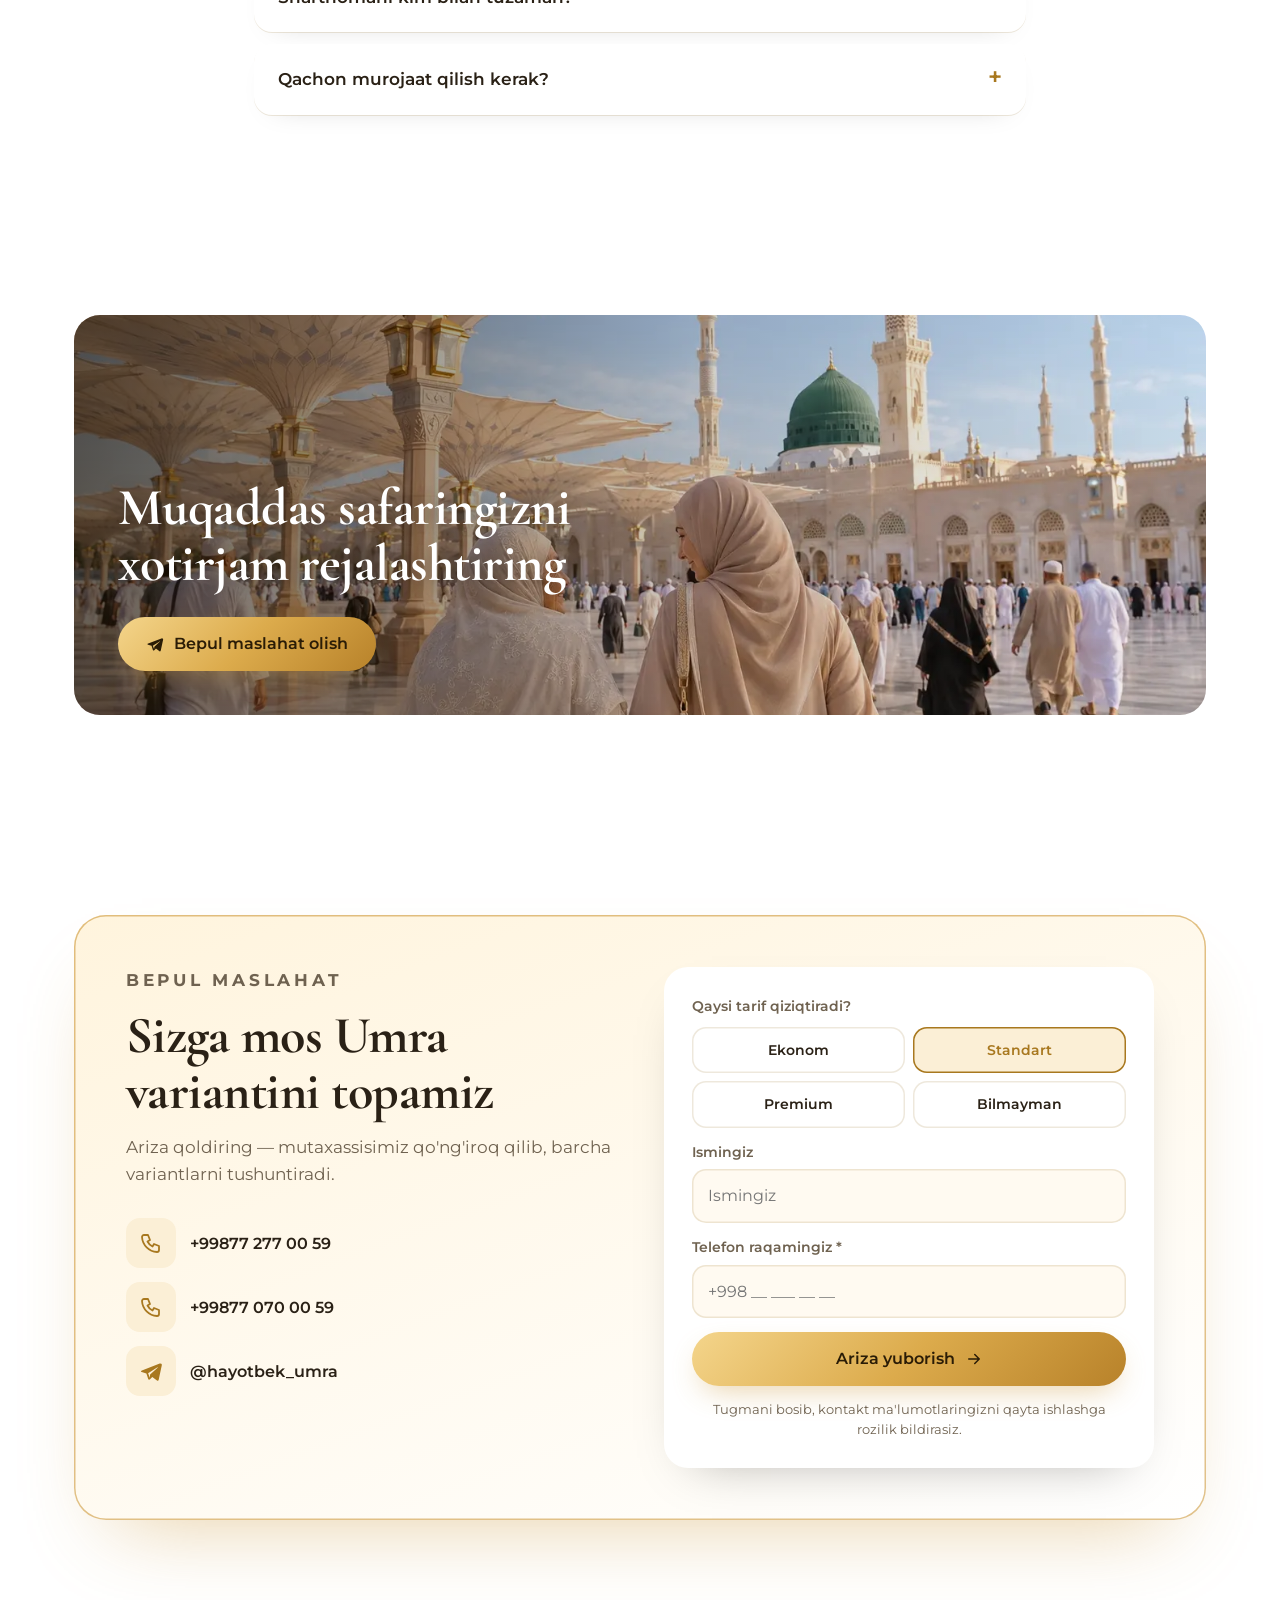
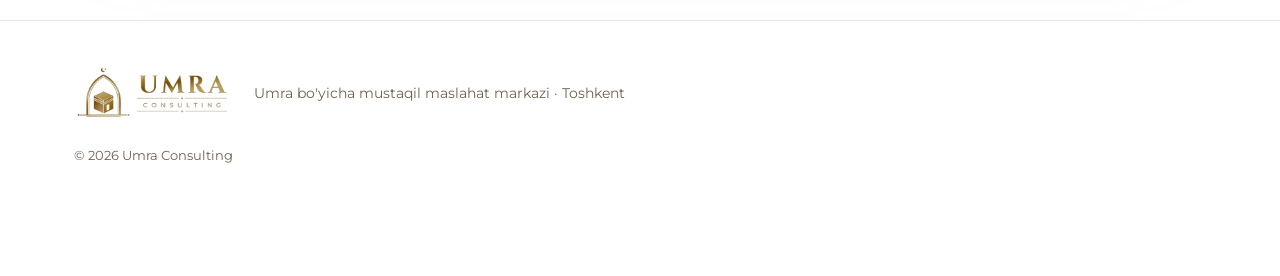
<file: umra/index.html>
<!doctype html>
<html lang="uz" data-theme="a">
<head>
<meta charset="utf-8">
<meta name="viewport" content="width=device-width, initial-scale=1, viewport-fit=cover">
<title>Umra Consulting — Umra uchun eng ishonchli variantni tanlang</title>
<meta name="description" content="Litsenziyali turfirmalarning barcha Umra tariflari bitta ofisda. Mijozdan komissiya olmaymiz.">
<meta name="theme-color" content="#fffaf1">
<meta property="og:title" content="Umra Consulting">
<meta property="og:description" content="Umra uchun eng ishonchli variant — bitta ofisda. Mijozdan komissiya olmaymiz.">
<meta property="og:image" content="assets/logo-square.jpg">
<link rel="icon" href="assets/icon.png" type="image/png">
<link rel="preconnect" href="https://fonts.googleapis.com">
<link rel="preconnect" href="https://fonts.gstatic.com" crossorigin>
<link href="https://fonts.googleapis.com/css2?family=Cormorant+Garamond:wght@500;600;700&family=Montserrat:wght@400;500;600;700&display=swap" rel="stylesheet">
<link rel="stylesheet" href="styles.css">
<link rel="stylesheet" href="desert.css">
<script src="config.js"></script>
<script src="i18n.js"></script>
</head>
<body class="desert">

<svg width="0" height="0" style="position:absolute" aria-hidden="true">
  <symbol id="i-phone" viewBox="0 0 24 24"><path fill="none" stroke="currentColor" stroke-width="1.8" stroke-linecap="round" stroke-linejoin="round" d="M5 4h4l2 5-2.5 1.5a11 11 0 0 0 5 5L15 13l5 2v4a2 2 0 0 1-2 2A16 16 0 0 1 3 6a2 2 0 0 1 2-2"/></symbol>
  <symbol id="i-tg" viewBox="0 0 24 24"><path fill="currentColor" d="M21.4 4.3 2.9 11.4c-1.3.5-1.2 1.2-.2 1.5l4.7 1.5 1.8 5.6c.2.6.4.8.9.8.4 0 .6-.2.9-.5l2.3-2.2 4.7 3.5c.9.5 1.5.2 1.7-.8l3.1-14.5c.3-1.3-.5-1.9-1.4-1.5zM9.1 14.2l9-5.7c.4-.3.8-.1.5.2l-7.5 6.8-.3 3.2z"/></symbol>
  <symbol id="i-ig" viewBox="0 0 24 24"><rect x="3" y="3" width="18" height="18" rx="5.5" fill="none" stroke="currentColor" stroke-width="1.8"/><circle cx="12" cy="12" r="4.2" fill="none" stroke="currentColor" stroke-width="1.8"/><circle cx="17.3" cy="6.7" r="1.2" fill="currentColor"/></symbol>
  <symbol id="i-arrow" viewBox="0 0 24 24"><path fill="none" stroke="currentColor" stroke-width="2" stroke-linecap="round" stroke-linejoin="round" d="M5 12h14M13 6l6 6-6 6"/></symbol>
  <symbol id="i-check" viewBox="0 0 24 24"><path fill="none" stroke="currentColor" stroke-width="2.2" stroke-linecap="round" stroke-linejoin="round" d="M5 12.5l4.5 4.5L19 7.5"/></symbol>
  <symbol id="i-alert" viewBox="0 0 24 24"><path fill="none" stroke="currentColor" stroke-width="1.7" stroke-linecap="round" stroke-linejoin="round" d="M12 3 2 20h20zM12 10v4M12 17h.01"/></symbol>
  <symbol id="i-users" viewBox="0 0 24 24"><path fill="none" stroke="currentColor" stroke-width="1.7" stroke-linecap="round" stroke-linejoin="round" d="M16 20v-1a4 4 0 0 0-4-4H7a4 4 0 0 0-4 4v1M9.5 11a3.5 3.5 0 1 0 0-7 3.5 3.5 0 0 0 0 7M21 20v-1a4 4 0 0 0-3-3.9M16 4.1a3.5 3.5 0 0 1 0 6.8"/></symbol>
  <symbol id="i-doc" viewBox="0 0 24 24"><path fill="none" stroke="currentColor" stroke-width="1.7" stroke-linecap="round" stroke-linejoin="round" d="M14 3H6a2 2 0 0 0-2 2v14a2 2 0 0 0 2 2h12a2 2 0 0 0 2-2V9zM14 3v6h6M8 13h8M8 17h5"/></symbol>
  <symbol id="i-clock" viewBox="0 0 24 24"><circle cx="12" cy="12" r="9" fill="none" stroke="currentColor" stroke-width="1.7"/><path fill="none" stroke="currentColor" stroke-width="1.7" stroke-linecap="round" d="M12 7v5l3 2"/></symbol>
  <symbol id="i-shield" viewBox="0 0 24 24"><path fill="none" stroke="currentColor" stroke-width="1.7" stroke-linecap="round" stroke-linejoin="round" d="M12 3 4 6v6c0 5 3.5 8 8 9 4.5-1 8-4 8-9V6zM8.5 12l2.5 2.5 4.5-5"/></symbol>
  <symbol id="i-gift" viewBox="0 0 24 24"><path fill="none" stroke="currentColor" stroke-width="1.7" stroke-linecap="round" stroke-linejoin="round" d="M3 9h18v4H3zM5 13v8h14v-8M12 9v12M12 9C10 5 6.5 5 7 7.5S12 9 12 9s4-.5 5-1.5S14 5 12 9"/></symbol>
  <symbol id="i-scale" viewBox="0 0 24 24"><path fill="none" stroke="currentColor" stroke-width="1.7" stroke-linecap="round" stroke-linejoin="round" d="M12 3v18M7 21h10M5 7h14M5 7l-3 7a3 3 0 0 0 6 0zM19 7l-3 7a3 3 0 0 0 6 0z"/></symbol>
  <symbol id="i-pen" viewBox="0 0 24 24"><path fill="none" stroke="currentColor" stroke-width="1.7" stroke-linecap="round" stroke-linejoin="round" d="M4 20h4L19 9l-4-4L4 16zM13 7l4 4"/></symbol>
  <symbol id="i-star" viewBox="0 0 24 24"><path fill="currentColor" d="M12 2l1.9 5.6L19.5 9.5l-5.6 1.9L12 17l-1.9-5.6L4.5 9.5l5.6-1.9z"/></symbol>
  <symbol id="i-pin" viewBox="0 0 24 24"><path fill="none" stroke="currentColor" stroke-width="1.7" stroke-linecap="round" stroke-linejoin="round" d="M12 21s7-6.2 7-11a7 7 0 1 0-14 0c0 4.8 7 11 7 11z"/><circle cx="12" cy="10" r="2.4" fill="none" stroke="currentColor" stroke-width="1.7"/></symbol>
</svg>

<header class="nav" id="nav">
  <div class="nav__in">
    <a href="#top" class="logo" aria-label="Umra Consulting"><img src="assets/logo-wide.png" alt="Umra Consulting" width="900" height="323"></a>
    <nav class="nav__links" aria-label="Menu">
      <a href="#why" data-t="nav.why"></a>
      <a href="#how" data-t="nav.how"></a>
      <a href="#tariffs" data-t="nav.tariffs"></a>
      <a href="#faq" data-t="nav.faq"></a>
      <a href="#lead" data-t="nav.contact"></a>
    </nav>
    <div class="nav__right">
      <div class="lang" role="group" aria-label="Til / Язык"><button type="button" data-lang="uz">UZ</button><button type="button" data-lang="ru">RU</button></div>
      <a class="phone-pill" data-phone-link href="#"><svg><use href="#i-phone"/></svg><span data-phone></span></a>
      <a class="btn btn--gold btn--sm" href="#lead" data-t="cta.contact"></a>
    </div>
  </div>
</header>

<main id="top">
  <section class="hero">
    <div class="hero__bg" aria-hidden="true"></div>
    <div class="wrap hero__grid">
      <div class="hero__text">
        <h1 class="reveal" data-t="hero.h1"></h1>
        <p class="lead reveal" data-t="hero.lead"></p>
        <div class="hero__cta reveal">
          <a class="btn btn--gold" href="#lead"><svg><use href="#i-tg"/></svg><span data-t="hero.cta1"></span></a>
          <a class="btn btn--light" data-phone-link href="#"><svg><use href="#i-phone"/></svg><span data-t="hero.cta2"></span></a>
        </div>
        <div class="stats reveal">
          <div><b data-t="st1.b"></b><small data-t="st1.s"></small></div>
          <div><b data-t="st2.b"></b><small data-t="st2.s"></small></div>
          <div><b data-t="st3.b"></b><small data-t="st3.s"></small></div>
        </div>
      </div>
      <div class="hero__photo reveal">
        <img src="assets/hero-1200.webp" srcset="assets/hero-560.webp 560w, assets/hero-920.webp 920w, assets/hero-1200.webp 1200w" sizes="(max-width:1060px) 92vw, 580px" width="1200" height="800" alt="Oila Makkada, muqaddas Ka'ba yonida" fetchpriority="high" decoding="async">
      </div>
    </div>
  </section>

  <section class="section" id="problem">
    <div class="wrap">
      <p class="eyebrow reveal" data-t="prob.eye"></p>
      <h2 class="reveal" data-t="prob.h2"></h2>
      <div class="grid4">
        <div class="card card--warn reveal"><span class="ico"><svg><use href="#i-alert"/></svg></span><h3 data-t="p1.h"></h3><p data-t="p1.p"></p></div>
        <div class="card card--warn reveal"><span class="ico"><svg><use href="#i-users"/></svg></span><h3 data-t="p2.h"></h3><p data-t="p2.p"></p></div>
        <div class="card card--warn reveal"><span class="ico"><svg><use href="#i-doc"/></svg></span><h3 data-t="p3.h"></h3><p data-t="p3.p"></p></div>
        <div class="card card--warn reveal"><span class="ico"><svg><use href="#i-clock"/></svg></span><h3 data-t="p4.h"></h3><p data-t="p4.p"></p></div>
      </div>
    </div>
  </section>

  <section class="section section--alt" id="why">
    <div class="wrap">
      <p class="eyebrow reveal" data-t="why.eye"></p>
      <h2 class="reveal" data-t="why.h2"></h2>
      <div class="grid4">
        <div class="card reveal"><span class="ico ico--gold"><svg><use href="#i-shield"/></svg></span><h3 data-t="w1.h"></h3><p data-t="w1.p"></p></div>
        <div class="card reveal"><span class="ico ico--gold"><svg><use href="#i-gift"/></svg></span><h3 data-t="w2.h"></h3><p data-t="w2.p"></p></div>
        <div class="card reveal"><span class="ico ico--gold"><svg><use href="#i-scale"/></svg></span><h3 data-t="w3.h"></h3><p data-t="w3.p"></p></div>
        <div class="card reveal"><span class="ico ico--gold"><svg><use href="#i-pen"/></svg></span><h3 data-t="w4.h"></h3><p data-t="w4.p"></p></div>
      </div>
    </div>
  </section>

  <section class="section" id="choose">
    <div class="wrap">
      <div class="feat reveal">
        <div class="feat__media">
          <img src="assets/office-920.webp" srcset="assets/office-560.webp 560w, assets/office-920.webp 920w" sizes="(max-width:860px) 92vw, 540px" width="920" height="613" alt="Umra Consulting mutaxassisi oilaga Umra takliflarini tushuntirmoqda" loading="lazy" decoding="async">
        </div>
        <div class="feat__body">
          <p class="eyebrow" data-t="choose.eye"></p>
          <h2 data-t="choose.h2"></h2>
          <p class="lead" data-t="choose.p"></p>
          <a class="btn btn--gold feat__btn" href="#lead"><svg><use href="#i-tg"/></svg><span data-t="hero.cta1"></span></a>
        </div>
      </div>
    </div>
  </section>

  <section class="section" id="how">
    <div class="wrap">
      <p class="eyebrow reveal" data-t="how.eye"></p>
      <h2 class="reveal" data-t="how.h2"></h2>
      <ol class="steps">
        <li class="reveal"><span>01</span><h3 data-t="s1.h"></h3><p data-t="s1.p"></p></li>
        <li class="reveal"><span>02</span><h3 data-t="s2.h"></h3><p data-t="s2.p"></p></li>
        <li class="reveal"><span>03</span><h3 data-t="s3.h"></h3><p data-t="s3.p"></p></li>
        <li class="reveal"><span>04</span><h3 data-t="s4.h"></h3><p data-t="s4.p"></p></li>
      </ol>
    </div>
  </section>

  <section class="section section--alt" id="prep">
    <div class="wrap">
      <div class="feat feat--rev reveal">
        <div class="feat__media">
          <img src="assets/airport-920.webp" srcset="assets/airport-560.webp 560w, assets/airport-920.webp 920w" sizes="(max-width:860px) 92vw, 540px" width="920" height="613" alt="Aeroport zalida ziyoratchilar — illyustratsiya" loading="lazy" decoding="async">
        </div>
        <div class="feat__body">
          <p class="eyebrow" data-t="prep.eye"></p>
          <h2 data-t="prep.h2"></h2>
          <p class="lead" data-t="prep.p"></p>
          <a class="btn btn--line feat__btn" href="#lead"><span data-t="prep.cta"></span><svg><use href="#i-arrow"/></svg></a>
        </div>
      </div>
    </div>
  </section>

  <section class="section" id="hot">
    <div class="wrap">
      <p class="eyebrow reveal" data-t="hot.eye"></p>
      <h2 class="reveal" data-t="hot.h2"></h2>
      <div class="pkg reveal">
        <div class="pkg__media">
          <img src="assets/makka.webp" alt="Makka — Umra" width="675" height="900" loading="lazy">
          <span class="pkg__price" data-t="hot.price"></span>
          <a class="pkg__play" href="https://www.youtube.com/watch?v=tgV4H_NN0Ng" target="_blank" rel="noopener">
            <svg viewBox="0 0 24 24"><path fill="currentColor" d="M8 5v14l11-7z"/></svg><span data-t="hot.video"></span>
          </a>
        </div>
        <div class="pkg__body">
          <div class="pkg__chips">
            <span class="chip chip--gold" data-t="hot.badge"></span>
            <span class="chip" data-t="hot.route"></span>
          </div>
          <p class="pkg__dates" data-t="hot.dates"></p>
          <p class="pkg__inc-h" data-t="hot.inc"></p>
          <ul class="pkg__list">
            <li><svg><use href="#i-check"/></svg><span data-t="hot.i1"></span></li>
            <li><svg><use href="#i-check"/></svg><span data-t="hot.i2"></span></li>
            <li><svg><use href="#i-check"/></svg><span data-t="hot.i3"></span></li>
            <li><svg><use href="#i-check"/></svg><span data-t="hot.i4"></span></li>
            <li><svg><use href="#i-check"/></svg><span data-t="hot.i5"></span></li>
            <li><svg><use href="#i-check"/></svg><span data-t="hot.i6"></span></li>
            <li><svg><use href="#i-check"/></svg><span data-t="hot.i7"></span></li>
          </ul>
          <p class="pkg__gifts" data-t="hot.gifts"></p>
          <div class="pkg__hotels">
            <div><svg class="pin"><use href="#i-pin"/></svg><span data-t="hot.h.makka"></span></div>
            <div><svg class="pin"><use href="#i-pin"/></svg><span data-t="hot.h.madina"></span></div>
          </div>
          <div class="pkg__cta">
            <a class="btn btn--gold" href="#lead" data-pick="eco"><span data-t="hot.cta"></span><svg><use href="#i-arrow"/></svg></a>
            <a class="btn btn--line" href="https://maps.app.goo.gl/bDZtv652Xi7Z52sM7" target="_blank" rel="noopener"><svg><use href="#i-pin"/></svg><span data-t="hot.map"></span></a>
          </div>
        </div>
      </div>
    </div>
  </section>

  <section class="section section--alt" id="tariffs">
    <div class="wrap">
      <p class="eyebrow reveal" data-t="tar.eye"></p>
      <h2 class="reveal" data-t="tar.h2"></h2>
      <div class="tariffs">
        <article class="tariff reveal">
          <h3 data-t="t1.n"></h3><p class="tariff__d" data-t="t1.d"></p>
          <ul><li><svg><use href="#i-check"/></svg><span data-t="t1.l1"></span></li><li><svg><use href="#i-check"/></svg><span data-t="t1.l2"></span></li><li><svg><use href="#i-check"/></svg><span data-t="t1.l3"></span></li></ul>
          <a class="btn btn--line" href="#lead" data-pick="eco" data-detail-open="eco"><span data-t="tar.btn"></span><svg><use href="#i-arrow"/></svg></a>
        </article>
        <article class="tariff tariff--main reveal">
          <span class="badge" data-t="t2.badge"></span>
          <h3 data-t="t2.n"></h3><p class="tariff__d" data-t="t2.d"></p>
          <ul><li><svg><use href="#i-check"/></svg><span data-t="t2.l1"></span></li><li><svg><use href="#i-check"/></svg><span data-t="t2.l2"></span></li><li><svg><use href="#i-check"/></svg><span data-t="t2.l3"></span></li></ul>
          <a class="btn btn--gold" href="#lead" data-pick="std" data-detail-open="std"><span data-t="tar.btn"></span><svg><use href="#i-arrow"/></svg></a>
        </article>
        <article class="tariff reveal">
          <h3 data-t="t3.n"></h3><p class="tariff__d" data-t="t3.d"></p>
          <ul><li><svg><use href="#i-check"/></svg><span data-t="t3.l1"></span></li><li><svg><use href="#i-check"/></svg><span data-t="t3.l2"></span></li><li><svg><use href="#i-check"/></svg><span data-t="t3.l3"></span></li></ul>
          <a class="btn btn--line" href="#lead" data-pick="prem" data-detail-open="prem"><span data-t="tar.btn"></span><svg><use href="#i-arrow"/></svg></a>
        </article>
      </div>
      <p class="note reveal" data-t="tar.note"></p>
    </div>
  </section>

  <section class="section">
    <div class="wrap">
      <div class="trust reveal">
        <span class="trust__zero">0%</span>
        <div><h2 data-t="trust.h"></h2><p data-t="trust.p"></p></div>
      </div>
    </div>
  </section>

  <section class="section section--alt" id="faq">
    <div class="wrap wrap--narrow">
      <p class="eyebrow reveal" data-t="faq.eye"></p>
      <h2 class="reveal" data-t="faq.h2"></h2>
      <div class="faq">
        <details class="reveal"><summary data-t="q1"></summary><p data-t="a1"></p></details>
        <details class="reveal"><summary data-t="q2"></summary><p data-t="a2"></p></details>
        <details class="reveal"><summary data-t="q3"></summary><p data-t="a3"></p></details>
        <details class="reveal"><summary data-t="q4"></summary><p data-t="a4"></p></details>
        <details class="reveal"><summary data-t="q5"></summary><p data-t="a5"></p></details>
      </div>
    </div>
  </section>

  <section class="section" id="trip">
    <div class="wrap">
      <div class="banner reveal">
        <img src="assets/medina-1400.webp" srcset="assets/medina-900.webp 900w, assets/medina-1400.webp 1400w" sizes="(max-width:1180px) 100vw, 1132px" width="1400" height="933" alt="Ziyoratchilar Madinada, Masjid an-Nabaviy hovlisida" loading="lazy" decoding="async">
        <div class="banner__veil"></div>
        <div class="banner__in">
          <h2 data-t="trip.h2"></h2>
          <a class="btn btn--gold" href="#lead"><svg><use href="#i-tg"/></svg><span data-t="hero.cta1"></span></a>
        </div>
      </div>
    </div>
  </section>

  <section class="section" id="lead">
    <div class="wrap">
      <div class="lead-card reveal">
        <div class="lead-card__info">
          <p class="eyebrow" data-t="lead.eye"></p>
          <h2 data-t="lead.h2"></h2>
          <p data-t="lead.p"></p>
          <div class="contacts">
            <a data-phone-link href="#"><span class="ico ico--gold"><svg><use href="#i-phone"/></svg></span><span data-phone></span></a>
            <a data-phone-link2 href="#"><span class="ico ico--gold"><svg><use href="#i-phone"/></svg></span><span data-phone2></span></a>
            <a data-tg-link href="#" target="_blank" rel="noopener"><span class="ico ico--gold"><svg><use href="#i-tg"/></svg></span><span data-tg-handle></span></a>
            <a data-ig-link href="#" target="_blank" rel="noopener"><span class="ico ico--gold"><svg><use href="#i-ig"/></svg></span><span data-ig-handle></span></a>
          </div>
        </div>
        <form class="form" id="form" novalidate>
          <fieldset class="seg">
            <legend data-t="f.legend"></legend>
            <label><input type="radio" name="tariff" value="eco"><span data-t="o.eco"></span></label>
            <label><input type="radio" name="tariff" value="std" checked><span data-t="o.std"></span></label>
            <label><input type="radio" name="tariff" value="prem"><span data-t="o.prem"></span></label>
            <label><input type="radio" name="tariff" value="unk"><span data-t="o.unk"></span></label>
          </fieldset>
          <label class="field"><span data-t="f.name"></span><input name="name" autocomplete="name" data-tp="f.name.ph" maxlength="80"></label>
          <label class="field"><span data-t="f.phone"></span><input name="phone" type="tel" inputmode="tel" autocomplete="tel" placeholder="+998 __ ___ __ __" required maxlength="25"></label>
          <input class="hp" name="website" tabindex="-1" autocomplete="off" aria-hidden="true">
          <button class="btn btn--gold btn--block" type="submit"><span data-t="f.submit"></span><svg><use href="#i-arrow"/></svg></button>
          <p class="form__note" id="formNote" role="status" aria-live="polite" data-t="f.note"></p>
        </form>
      </div>
    </div>
  </section>
</main>

<div class="modal" id="modal" hidden>
  <div class="modal__back" data-close></div>
  <div class="modal__card" role="dialog" aria-modal="true">
    <button class="modal__x" type="button" data-close aria-label="×">×</button>

    <div class="modal__panel" data-detail="eco">
      <span class="chip chip--gold" data-t="hot.price"></span>
      <h3 data-t="t1.n"></h3>
      <p class="modal__sub"><span data-t="hot.badge"></span> · <span data-t="hot.route"></span></p>
      <p class="pkg__inc-h" data-t="hot.inc"></p>
      <ul class="modal__list">
        <li><svg><use href="#i-check"/></svg><span data-t="hot.i1"></span></li>
        <li><svg><use href="#i-check"/></svg><span data-t="hot.i2"></span></li>
        <li><svg><use href="#i-check"/></svg><span data-t="hot.i3"></span></li>
        <li><svg><use href="#i-check"/></svg><span data-t="hot.i4"></span></li>
        <li><svg><use href="#i-check"/></svg><span data-t="hot.i5"></span></li>
        <li><svg><use href="#i-check"/></svg><span data-t="hot.i6"></span></li>
        <li><svg><use href="#i-check"/></svg><span data-t="hot.i7"></span></li>
      </ul>
      <p class="pkg__gifts" data-t="hot.gifts"></p>
      <div class="pkg__hotels">
        <div><svg class="pin"><use href="#i-pin"/></svg><span data-t="hot.h.makka"></span></div>
        <div><svg class="pin"><use href="#i-pin"/></svg><span data-t="hot.h.madina"></span></div>
      </div>
      <a class="btn btn--gold btn--block" href="#lead" data-pick="eco" data-close><span data-t="d.cta"></span><svg><use href="#i-arrow"/></svg></a>
    </div>

    <div class="modal__panel" data-detail="std">
      <span class="chip chip--gold" data-t="t2.badge"></span>
      <h3 data-t="t2.n"></h3>
      <p class="modal__sub" data-t="t2.d"></p>
      <ul class="modal__list">
        <li><svg><use href="#i-check"/></svg><span data-t="t2.l1"></span></li>
        <li><svg><use href="#i-check"/></svg><span data-t="t2.l2"></span></li>
        <li><svg><use href="#i-check"/></svg><span data-t="t2.l3"></span></li>
      </ul>
      <p class="modal__note" data-t="d.note"></p>
      <a class="btn btn--gold btn--block" href="#lead" data-pick="std" data-close><span data-t="d.cta"></span><svg><use href="#i-arrow"/></svg></a>
    </div>

    <div class="modal__panel" data-detail="prem">
      <h3 data-t="t3.n"></h3>
      <p class="modal__sub" data-t="t3.d"></p>
      <ul class="modal__list">
        <li><svg><use href="#i-check"/></svg><span data-t="t3.l1"></span></li>
        <li><svg><use href="#i-check"/></svg><span data-t="t3.l2"></span></li>
        <li><svg><use href="#i-check"/></svg><span data-t="t3.l3"></span></li>
      </ul>
      <p class="modal__note" data-t="d.note"></p>
      <a class="btn btn--gold btn--block" href="#lead" data-pick="prem" data-close><span data-t="d.cta"></span><svg><use href="#i-arrow"/></svg></a>
    </div>
  </div>
</div>

<footer class="footer">
  <div class="wrap footer__in">
    <img src="assets/logo-wide.png" alt="Umra Consulting" class="footer__logo" width="900" height="323" loading="lazy">
    <p><span data-t="foot.tag"></span> · <span data-city></span></p>
    <small>© <span id="year"></span> Umra Consulting</small>
  </div>
</footer>

<div class="mbar" id="mbar">
  <a class="btn btn--light" data-phone-link href="#" aria-label="Call"><svg><use href="#i-phone"/></svg></a>
  <a class="btn btn--gold btn--block" href="#lead" data-t="hero.cta1"></a>
</div>

<script src="main.js"></script>
<script src="desert.js"></script>
</body>
</html>
</file>
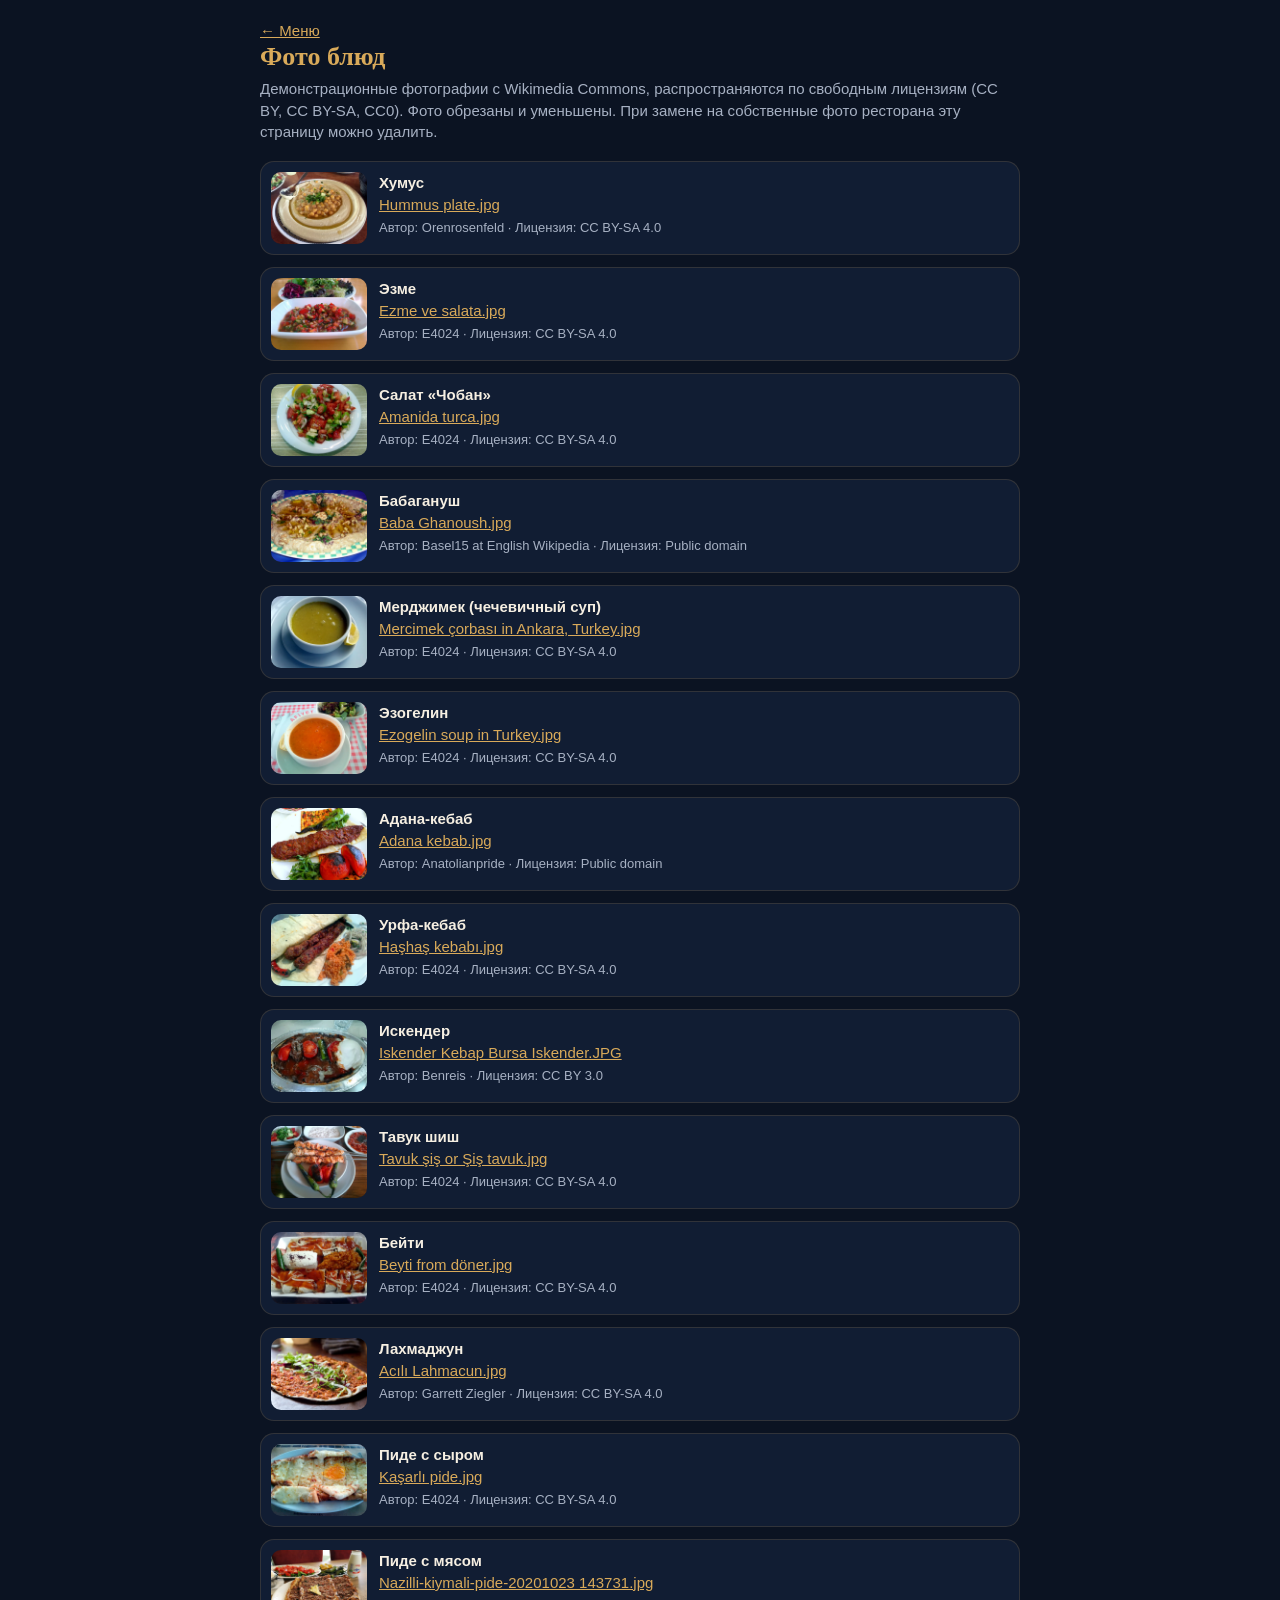
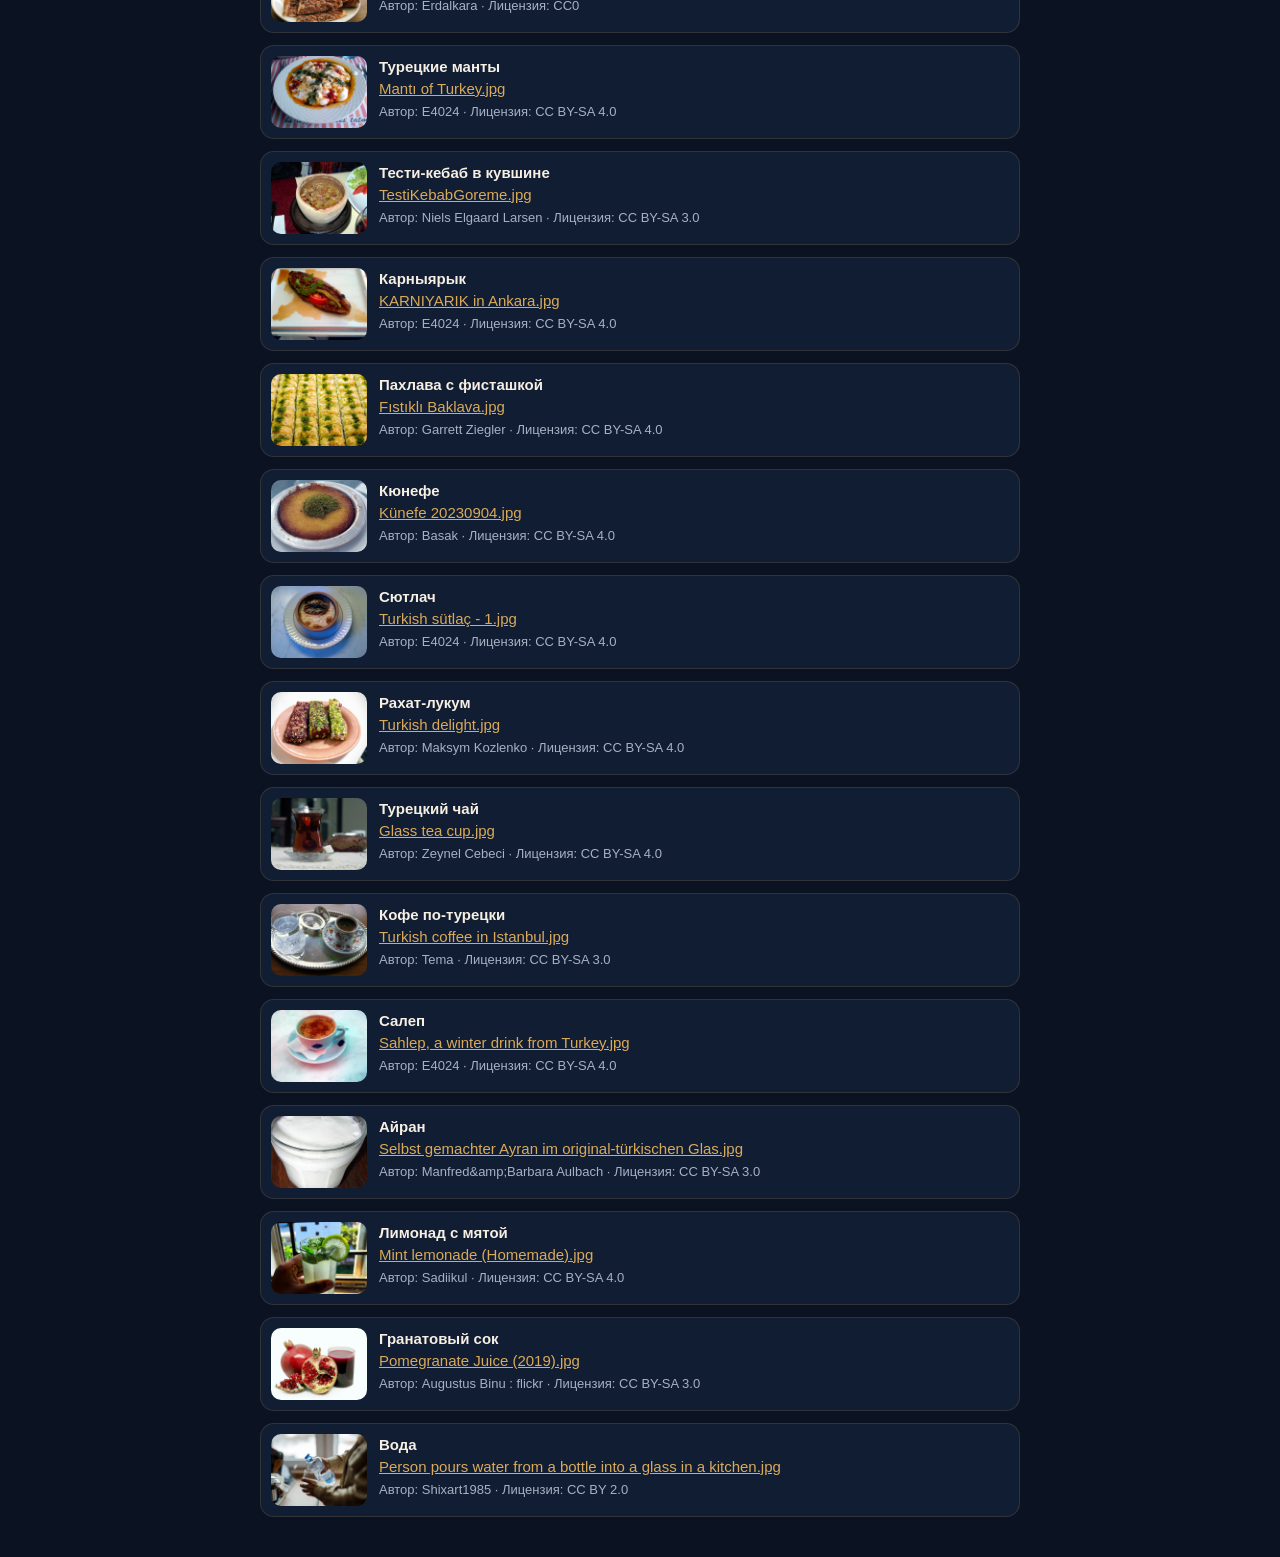
<file: credits.html>
<!doctype html>
<html lang="ru">
<head>
<meta charset="utf-8">
<meta name="viewport" content="width=device-width, initial-scale=1">
<title>Фото — авторы и лицензии</title>
<style>
  :root { color-scheme: dark; }
  body { margin: 0; background: #0b1322; color: #f6efe2; font: 15px/1.45 -apple-system, BlinkMacSystemFont, "Segoe UI", Roboto, Arial, sans-serif; }
  main { max-width: 760px; margin: 0 auto; padding: 20px 16px 40px; }
  h1 { font: 700 26px Georgia, serif; color: #d9aa5a; margin: 0 0 6px; }
  p { color: #a7b1c3; margin: 0 0 18px; }
  a { color: #d9aa5a; word-break: break-word; }
  ul { list-style: none; margin: 0; padding: 0; display: grid; gap: 12px; }
  li { display: flex; gap: 12px; align-items: flex-start; padding: 10px; border: 1px solid rgba(214,167,86,.16); border-radius: 14px; background: #111d33; }
  li img { width: 96px; height: 72px; object-fit: cover; border-radius: 10px; flex: none; }
  span { color: #a7b1c3; font-size: 13px; }
</style>
</head>
<body>
<main>
  <a href="./">← Меню</a>
  <h1>Фото блюд</h1>
  <p>Демонстрационные фотографии с Wikimedia Commons, распространяются по свободным лицензиям (CC BY, CC BY-SA, CC0). Фото обрезаны и уменьшены. При замене на собственные фото ресторана эту страницу можно удалить.</p>
  <ul><li><img src="img/humus.webp" alt="" loading="lazy"><div><b>Хумус</b><br><a href="https://commons.wikimedia.org/wiki/File:Hummus_plate.jpg" rel="noopener">Hummus plate.jpg</a><br><span>Автор: Orenrosenfeld · Лицензия: CC BY-SA 4.0</span></div></li><li><img src="img/ezme.webp" alt="" loading="lazy"><div><b>Эзме</b><br><a href="https://commons.wikimedia.org/wiki/File:Ezme_ve_salata.jpg" rel="noopener">Ezme ve salata.jpg</a><br><span>Автор: E4024 · Лицензия: CC BY-SA 4.0</span></div></li><li><img src="img/coban.webp" alt="" loading="lazy"><div><b>Салат «Чобан»</b><br><a href="https://commons.wikimedia.org/wiki/File:Amanida_turca.jpg" rel="noopener">Amanida turca.jpg</a><br><span>Автор: E4024 · Лицензия: CC BY-SA 4.0</span></div></li><li><img src="img/babaganush.webp" alt="" loading="lazy"><div><b>Бабагануш</b><br><a href="https://commons.wikimedia.org/wiki/File:Baba_Ghanoush.jpg" rel="noopener">Baba Ghanoush.jpg</a><br><span>Автор: Basel15 at English Wikipedia · Лицензия: Public domain</span></div></li><li><img src="img/mercimek.webp" alt="" loading="lazy"><div><b>Мерджимек (чечевичный суп)</b><br><a href="https://commons.wikimedia.org/wiki/File:Mercimek_%C3%A7orbas%C4%B1_in_Ankara,_Turkey.jpg" rel="noopener">Mercimek çorbası in Ankara, Turkey.jpg</a><br><span>Автор: E4024 · Лицензия: CC BY-SA 4.0</span></div></li><li><img src="img/ezogelin.webp" alt="" loading="lazy"><div><b>Эзогелин</b><br><a href="https://commons.wikimedia.org/wiki/File:Ezogelin_soup_in_Turkey.jpg" rel="noopener">Ezogelin soup in Turkey.jpg</a><br><span>Автор: E4024 · Лицензия: CC BY-SA 4.0</span></div></li><li><img src="img/adana.webp" alt="" loading="lazy"><div><b>Адана-кебаб</b><br><a href="https://commons.wikimedia.org/wiki/File:Adana_kebab.jpg" rel="noopener">Adana kebab.jpg</a><br><span>Автор: Anatolianpride · Лицензия: Public domain</span></div></li><li><img src="img/urfa.webp" alt="" loading="lazy"><div><b>Урфа-кебаб</b><br><a href="https://commons.wikimedia.org/wiki/File:Ha%C5%9Fha%C5%9F_kebab%C4%B1.jpg" rel="noopener">Haşhaş kebabı.jpg</a><br><span>Автор: E4024 · Лицензия: CC BY-SA 4.0</span></div></li><li><img src="img/iskender.webp" alt="" loading="lazy"><div><b>Искендер</b><br><a href="https://commons.wikimedia.org/wiki/File:Iskender_Kebap_Bursa_Iskender.JPG" rel="noopener">Iskender Kebap Bursa Iskender.JPG</a><br><span>Автор: Benreis · Лицензия: CC BY 3.0</span></div></li><li><img src="img/chicken-sis.webp" alt="" loading="lazy"><div><b>Тавук шиш</b><br><a href="https://commons.wikimedia.org/wiki/File:Tavuk_%C5%9Fi%C5%9F_or_%C5%9Ei%C5%9F_tavuk.jpg" rel="noopener">Tavuk şiş or Şiş tavuk.jpg</a><br><span>Автор: E4024 · Лицензия: CC BY-SA 4.0</span></div></li><li><img src="img/beyti.webp" alt="" loading="lazy"><div><b>Бейти</b><br><a href="https://commons.wikimedia.org/wiki/File:Beyti_from_d%C3%B6ner.jpg" rel="noopener">Beyti from döner.jpg</a><br><span>Автор: E4024 · Лицензия: CC BY-SA 4.0</span></div></li><li><img src="img/lahmacun.webp" alt="" loading="lazy"><div><b>Лахмаджун</b><br><a href="https://commons.wikimedia.org/wiki/File:Ac%C4%B1l%C4%B1_Lahmacun.jpg" rel="noopener">Acılı Lahmacun.jpg</a><br><span>Автор: Garrett Ziegler · Лицензия: CC BY-SA 4.0</span></div></li><li><img src="img/kasarli-pide.webp" alt="" loading="lazy"><div><b>Пиде с сыром</b><br><a href="https://commons.wikimedia.org/wiki/File:Ka%C5%9Farl%C4%B1_pide.jpg" rel="noopener">Kaşarlı pide.jpg</a><br><span>Автор: E4024 · Лицензия: CC BY-SA 4.0</span></div></li><li><img src="img/kiymali-pide.webp" alt="" loading="lazy"><div><b>Пиде с мясом</b><br><a href="https://commons.wikimedia.org/wiki/File:Nazilli-kiymali-pide-20201023_143731.jpg" rel="noopener">Nazilli-kiymali-pide-20201023 143731.jpg</a><br><span>Автор: Erdalkara · Лицензия: CC0</span></div></li><li><img src="img/manti-tr.webp" alt="" loading="lazy"><div><b>Турецкие манты</b><br><a href="https://commons.wikimedia.org/wiki/File:Mant%C4%B1_of_Turkey.jpg" rel="noopener">Mantı of Turkey.jpg</a><br><span>Автор: E4024 · Лицензия: CC BY-SA 4.0</span></div></li><li><img src="img/testi.webp" alt="" loading="lazy"><div><b>Тести-кебаб в кувшине</b><br><a href="https://commons.wikimedia.org/wiki/File:TestiKebabGoreme.jpg" rel="noopener">TestiKebabGoreme.jpg</a><br><span>Автор: Niels Elgaard Larsen · Лицензия: CC BY-SA 3.0</span></div></li><li><img src="img/karniyarik.webp" alt="" loading="lazy"><div><b>Карныярык</b><br><a href="https://commons.wikimedia.org/wiki/File:KARNIYARIK_in_Ankara.jpg" rel="noopener">KARNIYARIK in Ankara.jpg</a><br><span>Автор: E4024 · Лицензия: CC BY-SA 4.0</span></div></li><li><img src="img/baklava.webp" alt="" loading="lazy"><div><b>Пахлава с фисташкой</b><br><a href="https://commons.wikimedia.org/wiki/File:F%C4%B1st%C4%B1kl%C4%B1_Baklava.jpg" rel="noopener">Fıstıklı Baklava.jpg</a><br><span>Автор: Garrett Ziegler · Лицензия: CC BY-SA 4.0</span></div></li><li><img src="img/kunefe.webp" alt="" loading="lazy"><div><b>Кюнефе</b><br><a href="https://commons.wikimedia.org/wiki/File:K%C3%BCnefe_20230904.jpg" rel="noopener">Künefe 20230904.jpg</a><br><span>Автор: Basak · Лицензия: CC BY-SA 4.0</span></div></li><li><img src="img/sutlac.webp" alt="" loading="lazy"><div><b>Сютлач</b><br><a href="https://commons.wikimedia.org/wiki/File:Turkish_s%C3%BCtla%C3%A7_-_1.jpg" rel="noopener">Turkish sütlaç - 1.jpg</a><br><span>Автор: E4024 · Лицензия: CC BY-SA 4.0</span></div></li><li><img src="img/lokum.webp" alt="" loading="lazy"><div><b>Рахат-лукум</b><br><a href="https://commons.wikimedia.org/wiki/File:Turkish_delight.jpg" rel="noopener">Turkish delight.jpg</a><br><span>Автор: Maksym Kozlenko · Лицензия: CC BY-SA 4.0</span></div></li><li><img src="img/cay.webp" alt="" loading="lazy"><div><b>Турецкий чай</b><br><a href="https://commons.wikimedia.org/wiki/File:Glass_tea_cup.jpg" rel="noopener">Glass tea cup.jpg</a><br><span>Автор: Zeynel Cebeci · Лицензия: CC BY-SA 4.0</span></div></li><li><img src="img/turk-kahve.webp" alt="" loading="lazy"><div><b>Кофе по-турецки</b><br><a href="https://commons.wikimedia.org/wiki/File:Turkish_coffee_in_Istanbul.jpg" rel="noopener">Turkish coffee in Istanbul.jpg</a><br><span>Автор: Tema · Лицензия: CC BY-SA 3.0</span></div></li><li><img src="img/salep.webp" alt="" loading="lazy"><div><b>Салеп</b><br><a href="https://commons.wikimedia.org/wiki/File:Sahlep,_a_winter_drink_from_Turkey.jpg" rel="noopener">Sahlep, a winter drink from Turkey.jpg</a><br><span>Автор: E4024 · Лицензия: CC BY-SA 4.0</span></div></li><li><img src="img/ayran.webp" alt="" loading="lazy"><div><b>Айран</b><br><a href="https://commons.wikimedia.org/wiki/File:Selbst_gemachter_Ayran_im_original-t%C3%BCrkischen_Glas.jpg" rel="noopener">Selbst gemachter Ayran im original-türkischen Glas.jpg</a><br><span>Автор: Manfred&amp;amp;Barbara Aulbach · Лицензия: CC BY-SA 3.0</span></div></li><li><img src="img/lemonade.webp" alt="" loading="lazy"><div><b>Лимонад с мятой</b><br><a href="https://commons.wikimedia.org/wiki/File:Mint_lemonade_(Homemade).jpg" rel="noopener">Mint lemonade (Homemade).jpg</a><br><span>Автор: Sadiikul · Лицензия: CC BY-SA 4.0</span></div></li><li><img src="img/nar.webp" alt="" loading="lazy"><div><b>Гранатовый сок</b><br><a href="https://commons.wikimedia.org/wiki/File:Pomegranate_Juice_(2019).jpg" rel="noopener">Pomegranate Juice (2019).jpg</a><br><span>Автор: Augustus Binu : flickr · Лицензия: CC BY-SA 3.0</span></div></li><li><img src="img/water.webp" alt="" loading="lazy"><div><b>Вода</b><br><a href="https://commons.wikimedia.org/wiki/File:Person_pours_water_from_a_bottle_into_a_glass_in_a_kitchen.jpg" rel="noopener">Person pours water from a bottle into a glass in a kitchen.jpg</a><br><span>Автор: Shixart1985 · Лицензия: CC BY 2.0</span></div></li></ul>
</main>
</body>
</html>
</file>
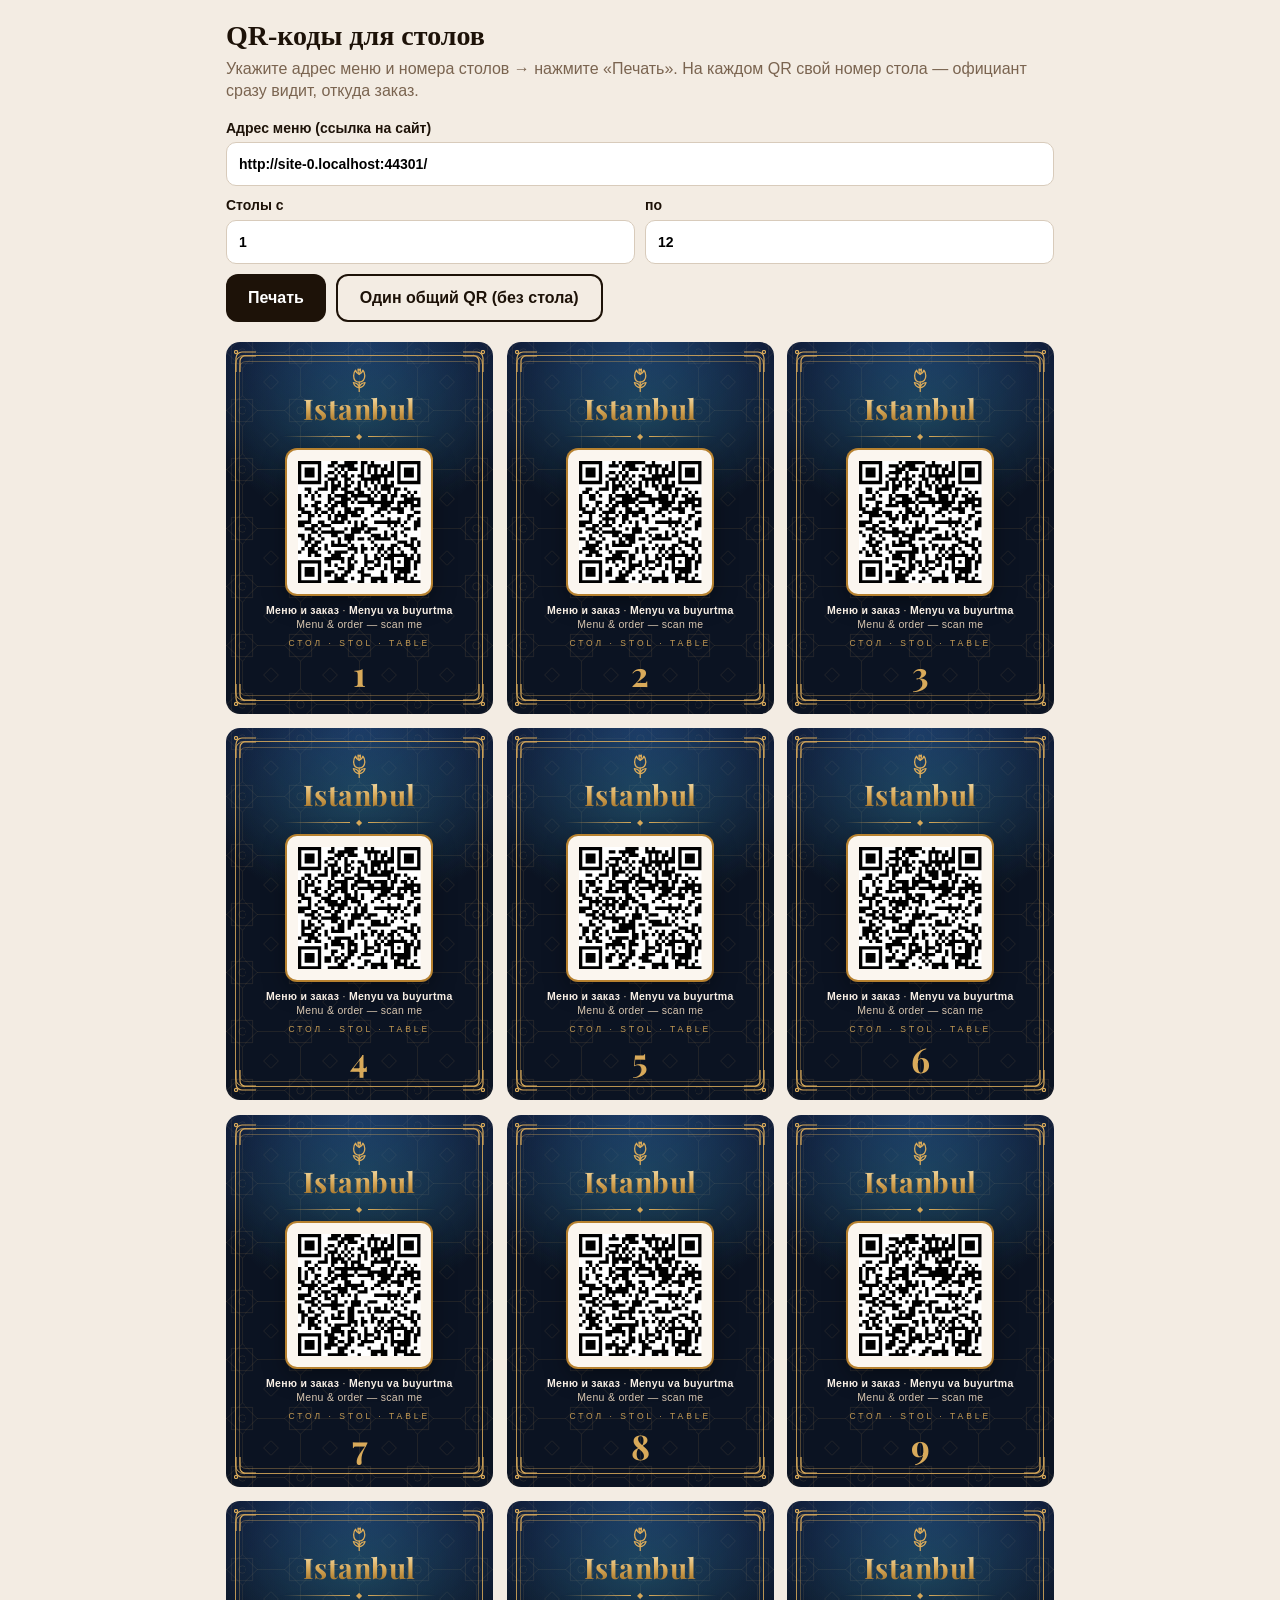
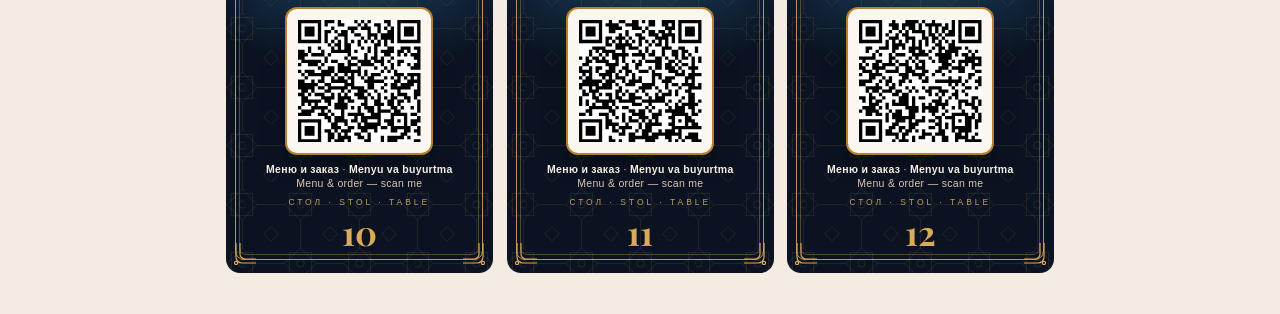
<file: qr.html>
<!doctype html>
<html lang="ru">
<head>
  <meta charset="utf-8">
  <meta name="viewport" content="width=device-width, initial-scale=1">
  <meta name="robots" content="noindex">
  <title>QR-наклейки — Istanbul</title>
  <link rel="icon" href="icons/icon.svg" type="image/svg+xml">
  <style>
    :root { --ink: #1d1208; --accent: #e2712f; --muted: #7a6450; }
    * { box-sizing: border-box; }
    body { margin: 0; font: 16px/1.4 -apple-system, BlinkMacSystemFont, "Segoe UI", Roboto, Arial, sans-serif; color: var(--ink); background: #f3ece3; }
    .panel { max-width: 860px; margin: 0 auto; padding: 20px 16px; }
    h1 { font: 700 28px Georgia, serif; margin: 0 0 6px; }
    p { color: var(--muted); margin: 0 0 16px; }
    .row { display: grid; grid-template-columns: 1fr 1fr; gap: 10px; margin-bottom: 10px; }
    label { display: grid; gap: 4px; font-size: 14px; font-weight: 600; }
    label.wide { grid-column: 1 / -1; }
    input { height: 44px; padding: 0 12px; border: 1px solid #d8cbbb; border-radius: 10px; font: inherit; background: #fff; min-width: 0; }
    button { height: 48px; padding: 0 22px; border: 0; border-radius: 12px; font: inherit; font-weight: 700; cursor: pointer; background: var(--ink); color: #fff; }
    .actions { display: flex; gap: 10px; flex-wrap: wrap; margin-top: 6px; }
    .actions button.alt { background: transparent; color: var(--ink); border: 2px solid var(--ink); }

    .sheet { display: grid; grid-template-columns: repeat(auto-fill, minmax(250px, 1fr)); gap: 14px; max-width: 860px; margin: 0 auto; padding: 0 16px 40px; }
    .card {
      --gold: #d9aa5a; --gold-2: #b6812f;
      position: relative; aspect-ratio: 63 / 88;
      display: flex; flex-direction: column; align-items: center; justify-content: space-between;
      padding: 9% 9% 7%; text-align: center; color: #f7eee4;
      border-radius: 14px; overflow: hidden;
      background:
        radial-gradient(80% 45% at 50% 18%, rgba(63,184,175,.22), transparent 70%),
        radial-gradient(120% 70% at 50% 0%, rgba(40,80,170,.45), transparent 65%),
        url("data:image/svg+xml,%3Csvg xmlns='http://www.w3.org/2000/svg' width='64' height='64' viewBox='0 0 64 64'%3E%3Cg fill='none' stroke='%23d9aa5a' stroke-opacity='.13' stroke-width='.9'%3E%3Cpath d='M20 20h24v24H20zM32 15l17 17-17 17-17-17zM32 0v15M32 49v15M0 32h15M49 32h15M0 8 8 0M56 0l8 8M64 56l-8 8M8 64 0 56'/%3E%3Ccircle cx='32' cy='32' r='4'/%3E%3C/g%3E%3C/svg%3E") center / 22% auto,
        #0b1322;
      break-inside: avoid; page-break-inside: avoid;
      -webkit-print-color-adjust: exact; print-color-adjust: exact;
    }
    .card::before, .card::after { content: ""; position: absolute; pointer-events: none; }
    .card::before { inset: 3.5%; border: 1px solid var(--gold); border-radius: 9px; opacity: .85; }
    .card::after { inset: 5%; border: .5px solid var(--gold); border-radius: 7px; opacity: .35; }
    .corner { position: absolute; width: 9%; height: auto; fill: none; stroke: var(--gold); stroke-width: 1.2; }
    .corner.tl { top: 2.2%; left: 3%; } .corner.tr { top: 2.2%; right: 3%; transform: scaleX(-1); }
    .corner.bl { bottom: 2.2%; left: 3%; transform: scaleY(-1); } .corner.br { bottom: 2.2%; right: 3%; transform: scale(-1); }
    .card__logo { max-width: 42%; max-height: 13%; object-fit: contain; }
    .card__name { font: 700 clamp(22px, 13cqw, 34px)/1 "Playfair Display", Georgia, serif; letter-spacing: .5px;
      background: linear-gradient(180deg, #f8e2b0, #d9aa5a 55%, #a8772b); -webkit-background-clip: text; background-clip: text; color: transparent; }
    .card__tulip { width: 13%; fill: none; stroke: var(--gold); stroke-width: 1.1; stroke-linecap: round; stroke-linejoin: round; margin-bottom: -4%; }
    .card__orn { display: flex; align-items: center; gap: 6px; width: 70%; color: var(--gold); font-size: 8px; }
    .card__orn::before, .card__orn::after { content: ""; flex: 1; height: 1px; background: linear-gradient(90deg, transparent, var(--gold)); }
    .card__orn::after { background: linear-gradient(90deg, var(--gold), transparent); }
    .card__qr { width: 66%; padding: 5%; background: #fbf6ef; border-radius: 10px; box-shadow: 0 0 0 2px var(--gold-2), 0 8px 24px rgba(0,0,0,.4); }
    .card__qr svg { display: block; width: 100%; height: auto; }
    .card__scan { font-size: 10.5px; line-height: 1.35; letter-spacing: .3px; color: #d8c6b0; }
    .card__scan b { color: #f7eee4; font-weight: 700; }
    .card__table { display: flex; flex-direction: column; align-items: center; line-height: 1; }
    .card__table small { font-size: 8.5px; letter-spacing: 3px; text-transform: uppercase; color: var(--gold); opacity: .9; }
    .card__table span { font: 700 34px "Playfair Display", Georgia, serif; color: var(--gold); margin-top: 2px; }
    @font-face { font-family: "Playfair Display"; font-weight: 700; src: url(fonts/playfair-display-latin-700-normal.woff2) format("woff2"); }
    .card { container-type: inline-size; }

    @media print {
      @page { size: A4; margin: 8mm; }
      body { background: #fff; }
      .panel { display: none; }
      .sheet { grid-template-columns: repeat(3, 63mm); justify-content: center; gap: 4mm; padding: 0; max-width: none; }
      .card { width: 63mm; height: 88mm; aspect-ratio: auto; border-radius: 3mm; }
    }
  </style>
</head>
<body>
  <div class="panel">
    <h1>QR-коды для столов</h1>
    <p>Укажите адрес меню и номера столов → нажмите «Печать». На каждом QR свой номер стола — официант сразу видит, откуда заказ.</p>
    <div class="row">
      <label class="wide">Адрес меню (ссылка на сайт)
        <input id="url" type="url">
      </label>
      <label>Столы с
        <input id="from" type="number" min="1" value="1">
      </label>
      <label>по
        <input id="to" type="number" min="1" value="12">
      </label>
    </div>
    <div class="actions">
      <button id="print">Печать</button>
      <button class="alt" id="general">Один общий QR (без стола)</button>
    </div>
  </div>
  <div class="sheet" id="sheet"></div>

  <script src="vendor/qrcode.js"></script>
  <script src="menu.js"></script>
  <script>
    (function () {
      var $ = function (id) { return document.getElementById(id); };
      var base = location.href.replace(/qr\.html.*$/, "");
      $("url").value = base;
      var general = false;

      function esc(s) { return String(s).replace(/[&<>"]/g, function (c) { return { "&": "&amp;", "<": "&lt;", ">": "&gt;", '"': "&quot;" }[c]; }); }

      var CORNER = '<path d="M2 22V8a6 6 0 0 1 6-6h14M6 22V11a5 5 0 0 1 5-5h11"/><circle cx="2" cy="2" r="1.6"/>';
      var TULIP = '<svg class="card__tulip" viewBox="0 0 24 24"><path d="M12 21.5V13.6"/><path d="M12 18.4c-2.6-.4-4.3-2-4.9-4.3 2.2.2 3.9 1.4 4.9 3.3M12 18.4c2.6-.4 4.3-2 4.9-4.3-2.2.2-3.9 1.4-4.9 3.3"/><path d="M12 13.6c-3.1 0-4.7-2.4-4.7-5.4 0-1.9.6-3.5 1.6-4.6.4 1.7 1.4 2.8 3.1 3.4 1.7-.6 2.7-1.7 3.1-3.4 1 1.1 1.6 2.7 1.6 4.6 0 3-1.6 5.4-4.7 5.4Z"/><path d="M12 7c-.9-1.3-1.2-2.8-1-4.4.4.2.8.5 1 .9.2-.4.6-.7 1-.9.2 1.6-.1 3.1-1 4.4Z"/></svg>';
      function card(link, table) {
        var qr = qrcode(0, "H");
        qr.addData(link);
        qr.make();
        var R = window.MENU.restaurant;
        var corners = ["tl", "tr", "bl", "br"].map(function (c) {
          return '<svg class="corner ' + c + '" viewBox="0 0 24 24">' + CORNER + '</svg>';
        }).join("");
        return '<div class="card">' + corners +
          (R.logo ? '<img class="card__logo" src="' + esc(R.logo) + '" alt="">'
                  : TULIP + '<div class="card__name">' + esc(R.name) + '</div>') +
          '<div class="card__orn">◆</div>' +
          '<div class="card__qr">' + qr.createSvgTag({ cellSize: 4, margin: 0, scalable: true }) + '</div>' +
          '<div class="card__scan"><b>Меню и заказ</b> · <b>Menyu va buyurtma</b><br>Menu &amp; order — scan me</div>' +
          (table ? '<div class="card__table"><small>Стол · Stol · Table</small><span>' + esc(table) + '</span></div>'
                 : '<div class="card__table"><small>Добро пожаловать · Welcome</small></div>') +
          '</div>';
      }

      function render() {
        var url = $("url").value.trim() || base;
        var sep = url.indexOf("?") >= 0 ? "&" : "?";
        if (general) { $("sheet").innerHTML = card(url, ""); return; }
        var from = Math.max(1, parseInt($("from").value, 10) || 1);
        var to = Math.min(from + 199, Math.max(from, parseInt($("to").value, 10) || from));
        var html = "";
        for (var i = from; i <= to; i++) html += card(url + sep + "table=" + i, String(i));
        $("sheet").innerHTML = html;
      }

      ["url", "from", "to"].forEach(function (id) { $(id).addEventListener("input", function () { general = false; render(); }); });
      $("general").addEventListener("click", function () { general = true; render(); });
      $("print").addEventListener("click", function () { window.print(); });
      render();
    })();
  </script>
</body>
</html>
</file>
<file: umra/styles.css>
/* Цвета сайта: тема «Oltin tong» — сливки и золото */
:root{
  --bg:#fffaf1; --bg2:#fbf2e1; --card:#ffffff; --line:rgba(150,110,40,.16);
  --ink:#2a2116; --ink2:#6f6250; --eyebrow:#a8781f;
  --btn:linear-gradient(135deg,#f4d58b 0%,#dcab4c 50%,#b8822a 100%); --btn-ink:#2a1c06; --btn-shadow:rgba(200,145,45,.45);
  --em:linear-gradient(120deg,#d29a2c,#9c6612);
  --icon:#a8781f; --icon-bg:#fbefd6;
  --medal:radial-gradient(circle at 50% 40%,#6b4a1c,#2c1d0a 75%);
  --hero:radial-gradient(60% 70% at 85% 30%,#ffe3b0 0%,transparent 60%),radial-gradient(50% 60% at 0% 100%,#ffeccf 0%,transparent 60%),linear-gradient(180deg,#fff6e6,#fffaf1);
  --feature:linear-gradient(160deg,#fff4dd,#ffffff); --feature-line:rgba(200,145,45,.55);
  --nav:rgba(255,250,241,.85);
}
:root{ --gold:#c99a3c; --r:22px; --ease:cubic-bezier(.2,.7,.2,1); }

*{box-sizing:border-box;margin:0;padding:0}
html{scroll-behavior:smooth;scroll-padding-top:84px;-webkit-text-size-adjust:100%}
body{font-family:Montserrat,system-ui,sans-serif;background:var(--bg);color:var(--ink);font-size:16px;line-height:1.6;-webkit-font-smoothing:antialiased;overflow-x:hidden;transition:background .4s}
a{color:inherit;text-decoration:none}
svg{width:1em;height:1em;flex:none}
img{max-width:100%;display:block}
.wrap{max-width:1180px;margin:0 auto;padding:0 24px}
.wrap--narrow{max-width:820px}

h1,h2,h3{font-family:"Cormorant Garamond",Georgia,serif;font-weight:700;letter-spacing:-.01em;line-height:1.08}
h1{font-size:clamp(42px,6vw,76px)}
h2{font-size:clamp(32px,4.2vw,52px);max-width:820px;margin-bottom:44px}
h3{font-size:24px}
h1 em,h2 em{font-style:normal;background:var(--em);-webkit-background-clip:text;background-clip:text;color:transparent}
.eyebrow{font-size:12.5px;font-weight:700;letter-spacing:.22em;text-transform:uppercase;color:var(--eyebrow);margin-bottom:14px}
.lead{font-size:clamp(16px,1.5vw,19px);color:var(--ink2);max-width:580px;margin-top:22px}

.btn{display:inline-flex;align-items:center;justify-content:center;gap:10px;height:54px;padding:0 28px;border-radius:999px;font:600 15.5px/1 Montserrat,sans-serif;border:0;cursor:pointer;transition:transform .2s var(--ease),box-shadow .2s;white-space:nowrap}
.btn svg{font-size:18px}
.btn:active{transform:scale(.97)}
.btn--gold{background:var(--btn);color:var(--btn-ink);box-shadow:0 12px 30px -10px var(--btn-shadow)}
.btn--gold:hover{box-shadow:0 16px 40px -10px var(--btn-shadow);transform:translateY(-1px)}
.btn--light{background:#fff;color:var(--ink);box-shadow:inset 0 0 0 1.5px var(--line),0 6px 18px -10px rgba(0,0,0,.2)}
.btn--line{background:transparent;color:var(--ink);box-shadow:inset 0 0 0 1.5px var(--line)}
.btn--line:hover{box-shadow:inset 0 0 0 1.5px var(--eyebrow);color:var(--eyebrow)}
.btn--sm{height:42px;padding:0 20px;font-size:14px}
.btn--block{width:100%}

/* Шапка */
.nav{position:fixed;inset:0 0 auto;z-index:50;transition:background .3s,box-shadow .3s}
.nav.is-scrolled{background:var(--nav);backdrop-filter:saturate(160%) blur(16px);-webkit-backdrop-filter:saturate(160%) blur(16px);box-shadow:0 1px 0 var(--line)}
.nav__in{max-width:1180px;margin:0 auto;padding:0 24px;height:76px;display:flex;align-items:center;gap:28px}
.logo img,.footer__logo{height:52px;width:auto;filter:brightness(.72) saturate(1.35) drop-shadow(0 1px 0 rgba(255,255,255,.6))}
.nav__links{display:flex;gap:26px;margin-left:auto;font-size:14px;font-weight:500;color:var(--ink2)}
.nav__links a:hover{color:var(--eyebrow)}
.nav__right{display:flex;align-items:center;gap:10px;margin-left:8px}
.phone-pill{display:flex;align-items:center;gap:8px;height:42px;padding:0 16px;border-radius:999px;background:#fff;box-shadow:inset 0 0 0 1px var(--line);font-weight:600;font-size:14px}
.phone-pill svg{color:var(--eyebrow)}
.lang{display:flex;padding:3px;border-radius:999px;background:#fff;box-shadow:inset 0 0 0 1px var(--line)}
.lang button{font:600 12.5px/1 Montserrat,sans-serif;border:0;background:none;color:var(--ink2);padding:9px 11px;border-radius:999px;cursor:pointer}
.lang button.on{background:var(--btn);color:var(--btn-ink)}

/* Первый экран */
.hero{position:relative;min-height:100vh;display:flex;align-items:center;padding:120px 0 70px;overflow:hidden;background:var(--hero)}
.hero__bg{position:absolute;inset:0;pointer-events:none;opacity:.5;
  background:repeating-linear-gradient(45deg,rgba(150,110,40,.035) 0 1px,transparent 1px 22px)}
.hero__grid{position:relative;display:grid;grid-template-columns:1fr 1.05fr;gap:40px;align-items:center;width:100%}
.pill{display:inline-flex;align-items:center;gap:10px;padding:9px 18px;border-radius:999px;background:rgba(255,255,255,.75);box-shadow:inset 0 0 0 1px var(--line),0 4px 14px -8px rgba(0,0,0,.15);color:var(--eyebrow);font-size:12px;font-weight:700;letter-spacing:.08em;text-transform:uppercase;margin-bottom:26px}
.pill i{width:7px;height:7px;border-radius:50%;background:var(--gold);box-shadow:0 0 0 4px rgba(201,154,60,.18)}
.hero__cta{display:flex;gap:12px;flex-wrap:wrap;margin-top:34px}
.stats{display:flex;gap:36px;margin-top:44px;padding-top:26px;border-top:1px solid var(--line);flex-wrap:wrap}
.stats b{display:block;font-family:"Cormorant Garamond",serif;font-size:32px;line-height:1.1;background:var(--em);-webkit-background-clip:text;background-clip:text;color:transparent}
.stats small{color:var(--ink2);font-size:13px}
.hero__emblem{display:flex;justify-content:center}
/* Медальон: анимация логотипа на цветном круге (чёрный фон видео растворяется) */
.emblem{width:min(440px,100%);aspect-ratio:1;border-radius:50%;overflow:hidden;position:relative;background:var(--medal);
  box-shadow:0 0 0 10px rgba(255,255,255,.7),0 0 0 11px var(--line),0 40px 90px -30px rgba(0,0,0,.45)}
.emblem video{width:100%;height:100%;object-fit:cover;transform:scale(1.12);mix-blend-mode:screen}
.emblem::after{content:"";position:absolute;inset:0;border-radius:50%;box-shadow:inset 0 0 0 2px rgba(255,220,150,.35);pointer-events:none}

/* Секции */
.section{padding:100px 0}
.section--alt{background:var(--bg2)}
.grid4{display:grid;grid-template-columns:repeat(4,1fr);gap:18px}
.card{background:var(--card);border-radius:var(--r);padding:28px;box-shadow:0 1px 0 var(--line),0 14px 40px -24px rgba(0,0,0,.25);transition:transform .3s var(--ease),box-shadow .3s}
.card:hover{transform:translateY(-4px);box-shadow:0 1px 0 var(--line),0 24px 50px -24px rgba(0,0,0,.3)}
.card h3{margin:18px 0 8px;font-size:23px}
.card p{color:var(--ink2);font-size:14.5px}
.ico{width:50px;height:50px;border-radius:14px;display:grid;place-items:center;font-size:24px;background:#fdecea;color:#d0563d}
.ico--gold{color:var(--icon);background:var(--icon-bg)}

.steps{list-style:none;display:grid;grid-template-columns:repeat(4,1fr);gap:18px}
.steps li{padding:28px;border-radius:var(--r);background:var(--card);box-shadow:0 1px 0 var(--line),0 14px 40px -24px rgba(0,0,0,.25)}
.steps span{font-family:"Cormorant Garamond",serif;font-size:46px;font-weight:700;line-height:1;background:var(--em);-webkit-background-clip:text;background-clip:text;color:transparent}
.steps h3{margin:12px 0 6px}
.steps p{color:var(--ink2);font-size:14.5px}

.tariffs{display:grid;grid-template-columns:repeat(3,1fr);gap:20px;align-items:stretch}
.tariff{position:relative;display:flex;flex-direction:column;gap:14px;padding:34px 30px;border-radius:26px;background:var(--card);box-shadow:0 1px 0 var(--line),0 14px 40px -24px rgba(0,0,0,.25)}
.tariff h3{font-size:34px}
.tariff__d{color:var(--ink2);font-size:14px;margin-top:-8px}
.tariff ul{list-style:none;display:grid;gap:12px;margin:8px 0 18px}
.tariff li{display:flex;gap:10px;font-size:15px}
.tariff li svg{color:var(--icon);font-size:18px;margin-top:3px}
.tariff .btn{margin-top:auto}
.tariff--main{background:var(--feature);box-shadow:inset 0 0 0 1.5px var(--feature-line),0 30px 60px -30px var(--btn-shadow)}
.badge{position:absolute;top:-13px;left:30px;padding:6px 14px;border-radius:999px;background:var(--btn);color:var(--btn-ink);font-size:12px;font-weight:700;letter-spacing:.04em}
.note{margin-top:26px;color:var(--ink2);font-size:14px;text-align:center}

/* Featured paket (eng arzon yo'nalish) */
.pkg{display:grid;grid-template-columns:.9fr 1.1fr;gap:0;border-radius:26px;overflow:hidden;background:var(--feature);box-shadow:inset 0 0 0 1.5px var(--feature-line),0 30px 60px -30px var(--btn-shadow)}
.pkg__media{position:relative;min-height:360px;background:var(--bg2)}
.pkg__media img{position:absolute;inset:0;width:100%;height:100%;object-fit:cover}
.pkg__price{position:absolute;left:18px;bottom:18px;padding:10px 20px;border-radius:999px;background:var(--btn);color:var(--btn-ink);font-weight:700;font-size:20px;box-shadow:0 12px 30px -10px var(--btn-shadow)}
.pkg__play{position:absolute;right:16px;top:16px;display:inline-flex;align-items:center;gap:8px;height:40px;padding:0 15px;border-radius:999px;background:rgba(20,12,0,.55);color:#fff;font-weight:600;font-size:13.5px;-webkit-backdrop-filter:blur(6px);backdrop-filter:blur(6px)}
.pkg__play svg{width:18px;height:18px}
.pkg__body{padding:32px 34px;display:flex;flex-direction:column;gap:14px}
.pkg__chips{display:flex;flex-wrap:wrap;gap:8px}
.chip{display:inline-flex;align-items:center;padding:7px 14px;border-radius:999px;background:#fff;box-shadow:inset 0 0 0 1px var(--line);font-size:13px;font-weight:600;color:var(--ink2)}
.chip--gold{background:var(--btn);color:var(--btn-ink);box-shadow:none}
.pkg__dates{font-size:14.5px;color:var(--ink2)}
.pkg__inc-h{font-weight:700;font-size:15px;margin-top:2px}
.pkg__list{list-style:none;display:grid;grid-template-columns:1fr 1fr;gap:9px 18px}
.pkg__list li{display:flex;gap:9px;font-size:14.5px}
.pkg__list li svg{color:var(--icon);font-size:17px;margin-top:3px;flex:none}
.pkg__gifts{font-size:14px;color:var(--ink);background:var(--icon-bg);padding:12px 15px;border-radius:14px}
.pkg__hotels{display:grid;gap:8px}
.pkg__hotels>div{display:flex;gap:10px;align-items:flex-start;font-size:14.5px}
.pkg__hotels .pin{color:var(--icon);font-size:18px;margin-top:2px;flex:none}
.pkg__cta{display:flex;flex-wrap:wrap;gap:12px;margin-top:6px}
@media(max-width:760px){
  .pkg{grid-template-columns:1fr}
  .pkg__media{min-height:240px}
  .pkg__list{grid-template-columns:1fr}
  .pkg__body{padding:26px 22px}
}

/* Modal (tarif tafsilotlari) */
.modal[hidden]{display:none}
.modal{position:fixed;inset:0;z-index:100;display:flex;align-items:center;justify-content:center;padding:18px}
.modal__back{position:absolute;inset:0;background:rgba(20,12,0,.5);-webkit-backdrop-filter:blur(3px);backdrop-filter:blur(3px)}
.modal__card{position:relative;z-index:1;width:min(520px,100%);max-height:88vh;overflow:auto;background:var(--card);border-radius:24px;padding:30px 28px;box-shadow:0 30px 80px -20px rgba(0,0,0,.5);animation:modalIn .25s var(--ease)}
@keyframes modalIn{from{opacity:0;transform:translateY(12px)}to{opacity:1;transform:none}}
.modal__x{position:absolute;top:14px;right:14px;width:38px;height:38px;border:0;border-radius:50%;background:var(--bg2);color:var(--ink);font-size:22px;line-height:1;cursor:pointer}
.modal__card h3{font-size:32px;margin:14px 0 4px}
.modal__sub{color:var(--ink2);font-size:14.5px;margin-bottom:6px}
.modal__list{list-style:none;display:grid;gap:11px;margin:14px 0 16px}
.modal__list li{display:flex;gap:10px;font-size:15px}
.modal__list li svg{color:var(--icon);font-size:18px;margin-top:3px;flex:none}
.modal__note{font-size:13.5px;color:var(--ink2);background:var(--icon-bg);padding:12px 14px;border-radius:12px;margin-bottom:16px}
.modal__panel{display:none}
.modal__panel.on{display:block}
.modal__panel .pkg__gifts,.modal__panel .pkg__hotels{margin-bottom:16px}

/* Hero foto */
.hero__photo{border-radius:26px;overflow:hidden;box-shadow:0 1px 0 var(--line),0 34px 70px -34px rgba(120,80,20,.55)}
.hero__photo img{width:100%;height:auto;aspect-ratio:3/2;object-fit:cover;object-position:center;display:block}
@media(max-width:1060px){.hero__photo{max-width:560px;margin:0 auto}}

/* Rasm + matn qatori */
.feat{display:grid;grid-template-columns:1fr 1fr;gap:46px;align-items:center}
.feat--rev .feat__media{order:2}
.feat__media{border-radius:24px;overflow:hidden;box-shadow:0 1px 0 var(--line),0 24px 50px -28px rgba(0,0,0,.32)}
.feat__media img{width:100%;height:100%;aspect-ratio:3/2;object-fit:cover;display:block;transition:transform .6s var(--ease)}
.feat__body h2{margin-bottom:16px}
.feat__body .lead{margin-top:0}
.feat__btn{margin-top:28px}
@media(hover:hover){.feat__media:hover img{transform:scale(1.04)}}
@media(max-width:860px){.feat{grid-template-columns:1fr;gap:22px}.feat--rev .feat__media{order:0}}
@media(prefers-reduced-motion:reduce){.feat__media img{transition:none}.feat__media:hover img{transform:none}}

/* Emotsional banner */
.banner{position:relative;border-radius:26px;overflow:hidden;min-height:400px;display:flex;align-items:flex-end}
.banner>img{position:absolute;inset:0;width:100%;height:100%;object-fit:cover;object-position:center}
.banner__veil{position:absolute;inset:0;background:linear-gradient(90deg,rgba(28,18,4,.68),rgba(28,18,4,.2) 55%,rgba(28,18,4,.04))}
.banner__in{position:relative;z-index:1;padding:44px;max-width:620px;color:#fff}
.banner__in h2{color:#fff;margin-bottom:24px;text-shadow:0 2px 20px rgba(0,0,0,.35)}
@media(max-width:640px){.banner{min-height:440px}.banner__veil{background:linear-gradient(0deg,rgba(28,18,4,.82),rgba(28,18,4,.25) 70%)}.banner__in{padding:28px 22px}}

.trust{display:flex;align-items:center;gap:44px;padding:52px;border-radius:30px;background:var(--feature);box-shadow:inset 0 0 0 1.5px var(--feature-line)}
.trust__zero{font-family:"Cormorant Garamond",serif;font-size:clamp(84px,12vw,150px);font-weight:700;line-height:.9;background:var(--em);-webkit-background-clip:text;background-clip:text;color:transparent;flex:none}
.trust h2{margin-bottom:14px;font-size:clamp(28px,3.4vw,42px)}
.trust p{color:var(--ink2);font-size:17px;max-width:640px}

.faq{display:grid;gap:12px}
.faq details{border-radius:18px;background:var(--card);box-shadow:0 1px 0 var(--line),0 10px 30px -22px rgba(0,0,0,.25);padding:0 24px}
.faq summary{cursor:pointer;list-style:none;padding:22px 0;font-weight:600;font-size:16.5px;display:flex;justify-content:space-between;gap:16px}
.faq summary::-webkit-details-marker{display:none}
.faq summary::after{content:"+";color:var(--eyebrow);font-size:24px;line-height:.9;transition:transform .25s}
.faq details[open] summary::after{transform:rotate(45deg)}
.faq details p{color:var(--ink2);padding-bottom:22px}

.lead-card{display:grid;grid-template-columns:1fr 1fr;gap:48px;padding:52px;border-radius:32px;background:var(--feature);box-shadow:inset 0 0 0 1.5px var(--feature-line),0 40px 80px -40px var(--btn-shadow)}
.lead-card h2{margin-bottom:14px}
.lead-card__info>p{color:var(--ink2);font-size:17px}
.contacts{display:grid;gap:14px;margin-top:30px}
.contacts a{display:flex;align-items:center;gap:14px;font-weight:600}
.contacts a[hidden]{display:none}
.form{display:grid;gap:14px;padding:28px;border-radius:24px;background:#fff;box-shadow:0 20px 50px -30px rgba(0,0,0,.35)}
.seg{border:0;display:grid;grid-template-columns:1fr 1fr;gap:8px}
.seg legend{font-weight:600;font-size:14px;margin-bottom:10px;color:var(--ink2)}
.seg input{position:absolute;opacity:0;pointer-events:none}
.seg span{display:block;text-align:center;padding:12px;border-radius:14px;box-shadow:inset 0 0 0 1.5px var(--line);font-weight:600;font-size:14px;cursor:pointer;transition:all .2s}
.seg input:checked+span{box-shadow:inset 0 0 0 1.5px var(--eyebrow);background:var(--icon-bg);color:var(--eyebrow)}
.seg input:focus-visible+span{outline:2px solid var(--eyebrow);outline-offset:2px}
.field{display:grid;gap:6px}
.field>span{font-size:13.5px;font-weight:600;color:var(--ink2)}
.field input{font:inherit;font-size:16px;padding:14px 16px;border-radius:14px;border:0;box-shadow:inset 0 0 0 1.5px var(--line);background:var(--bg);color:var(--ink);width:100%}
.field input:focus{outline:0;box-shadow:inset 0 0 0 1.5px var(--eyebrow),0 0 0 4px var(--icon-bg);background:#fff}
.field.is-bad input{box-shadow:inset 0 0 0 1.5px #d64b33}
.hp{position:absolute;left:-9999px;width:1px;height:1px;opacity:0}
.form__note{font-size:12.5px;color:var(--ink2);text-align:center}
.form__note.ok{color:#178a52;font-weight:600;font-size:15px}
.form__note.err{color:#c8412a;font-weight:600;font-size:15px}
.form__note a{text-decoration:underline}
.form button[disabled]{opacity:.6;pointer-events:none}

.footer{padding:44px 0 110px;border-top:1px solid var(--line)}
.footer__in{display:flex;align-items:center;gap:24px;flex-wrap:wrap}
.footer__logo{height:56px}
.footer p{color:var(--ink2);font-size:14px;flex:1}
.footer small{color:var(--ink2);font-size:13px;width:100%}

.mbar{display:none}

.reveal{opacity:0;transform:translateY(16px);transition:opacity .7s var(--ease),transform .7s var(--ease)}
.reveal.in{opacity:1;transform:none}
@media (prefers-reduced-motion:reduce){.reveal{opacity:1;transform:none;transition:none}html{scroll-behavior:auto}}

@media (max-width:1060px){
  .nav__links,.phone-pill{display:none}
  .nav__right{margin-left:auto}
  .hero__grid{grid-template-columns:1fr}
  .hero__emblem{order:-1}
  .emblem{width:min(300px,70vw)}
  .grid4,.steps{grid-template-columns:1fr 1fr}
  .tariffs{grid-template-columns:1fr}
  .lead-card{grid-template-columns:1fr}
}
@media (max-width:640px){
  .wrap,.nav__in{padding:0 16px}
  .nav__in{height:64px}
  .logo img{height:40px}
  .nav__right .btn{display:none}
  .hero{padding:84px 0 48px;min-height:auto}
  .emblem{width:min(230px,62vw)}
  .pill{font-size:10.5px;padding:8px 14px;letter-spacing:.05em}
  .hero__cta .btn{flex:1 1 100%}
  .stats{gap:18px;justify-content:space-between}
  .stats b{font-size:24px}
  .stats small{font-size:11.5px}
  .section{padding:70px 0}
  h2{margin-bottom:30px}
  .grid4,.steps{grid-template-columns:1fr}
  .trust{flex-direction:column;align-items:flex-start;gap:16px;padding:30px 24px}
  .lead-card{padding:24px 18px;gap:28px;border-radius:26px}
  .form{padding:18px}
  .mbar{display:flex;gap:10px;position:fixed;left:0;right:0;bottom:0;z-index:60;padding:10px 16px calc(10px + env(safe-area-inset-bottom));
    background:var(--nav);backdrop-filter:blur(16px);-webkit-backdrop-filter:blur(16px);border-top:1px solid var(--line);transform:translateY(110%);transition:transform .35s var(--ease)}
  .mbar.show{transform:none}
  .mbar .btn--light{width:54px;padding:0;flex:none}
}
</file>
<file: umra/desert.css>
/* Пустыня и верблюд на заднем фоне (включается классом .desert на <body>) */
.desert{background:linear-gradient(180deg,#fff7e8 0%,#fff1da 55%,#fde6c2 100%) fixed}
.desert .hero{background:transparent}
.desert .section--alt{background:transparent}
.desert main,.desert .footer{position:relative;z-index:1}

.dunes{position:fixed;left:0;right:0;bottom:0;height:min(30vh,280px);z-index:0;pointer-events:none}
.dunes svg.land{position:absolute;inset:0;width:100%;height:100%}
.sun{position:fixed;right:9vw;bottom:min(22vh,210px);width:min(18vw,170px);aspect-ratio:1;border-radius:50%;z-index:0;pointer-events:none;
  background:radial-gradient(circle,#ffe2a1 0%,#ffcf73 55%,rgba(255,207,115,0) 72%);opacity:.75}

.camel{position:absolute;left:0;bottom:calc(min(30vh,280px) * .26);width:min(300px,52vw);will-change:transform;transition:none}
.camel__inner{transform-origin:50% 100%;transition:transform .35s cubic-bezier(.2,.7,.2,1)}
.camel.left .camel__inner{transform:scaleX(-1)}
.camel svg{display:block;width:100%;height:auto;overflow:visible}

@media (max-width:640px){
  .dunes{height:20vh}
  .camel{bottom:calc(20vh * .22);width:46vw}
  .sun{bottom:15vh;width:26vw}
}
</file>
